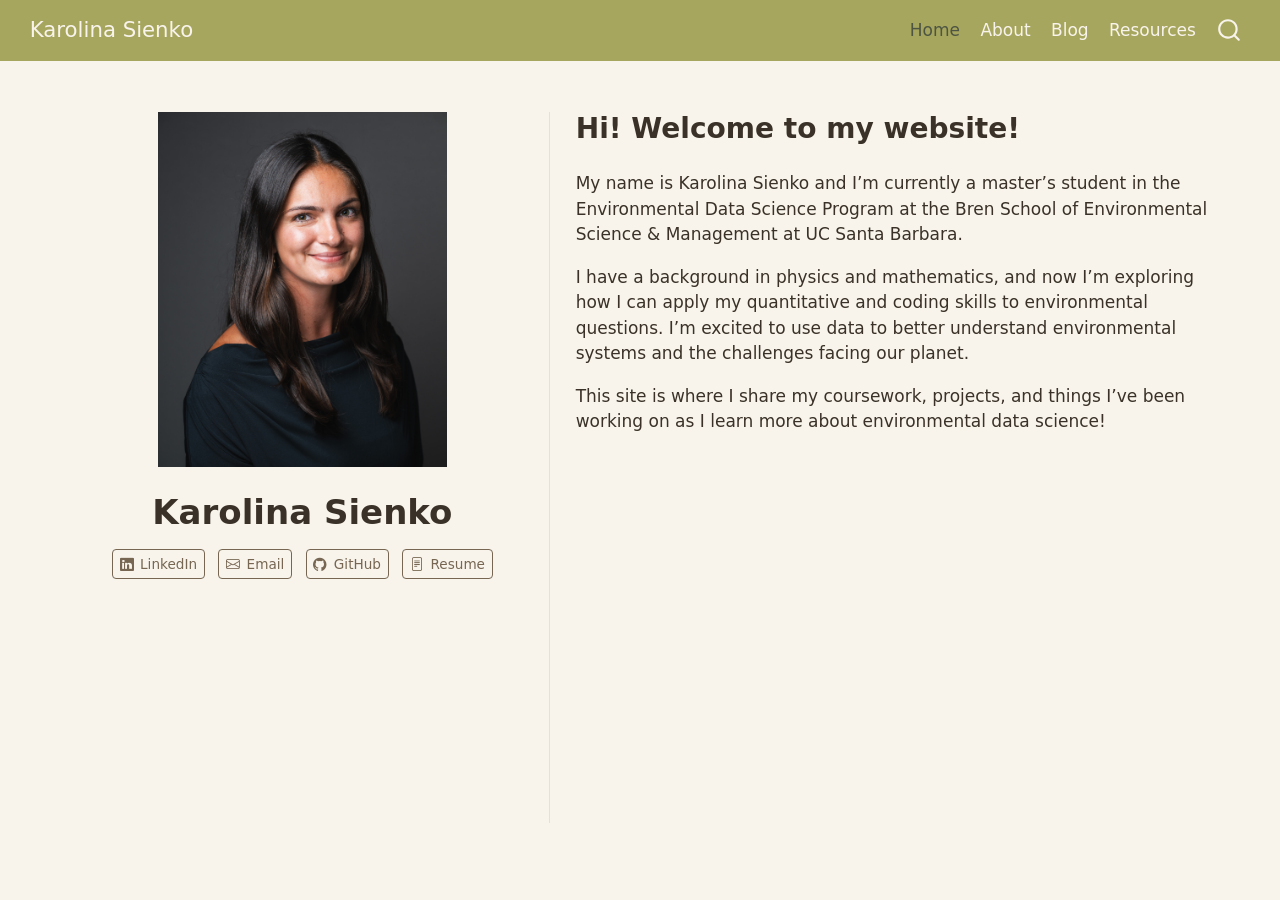
<file: docs/index.html>
<!DOCTYPE html>
<html xmlns="http://www.w3.org/1999/xhtml" lang="en" xml:lang="en"><head>

<meta charset="utf-8">
<meta name="generator" content="quarto-1.10.19">

<meta name="viewport" content="width=device-width, initial-scale=1.0, user-scalable=yes">


<title>Karolina Sienko</title>
<style>
/* Default styles provided by pandoc.
** See https://pandoc.org/MANUAL.html#variables-for-html for config info.
*/
span.smallcaps{font-variant: small-caps;}
div.columns{display: flex; gap: 1.5em;}
div.column{flex: auto;}
@media screen {
div.columns{gap: min(4vw, 1.5em);}
div.column{overflow-x: auto;}
}
div.hanging-indent{margin-left: 1.5em; text-indent: -1.5em;}
ul.task-list{list-style: none;}
ul.task-list li input[type="checkbox"] {
  width: 0.8em;
  margin: 0 0.8em 0.2em -1em; /* quarto-specific, see https://github.com/quarto-dev/quarto-cli/issues/4556 */ 
  vertical-align: middle;
}
</style>


<script src="site_libs/quarto-nav/quarto-nav.js"></script>
<script src="site_libs/quarto-nav/headroom.min.js"></script>
<script src="site_libs/clipboard/clipboard.min.js"></script>
<script src="site_libs/quarto-search/autocomplete.umd.js"></script>
<script src="site_libs/quarto-search/fuse.min.js"></script>
<script src="site_libs/quarto-search/quarto-search.js"></script>
<meta name="quarto:offset" content="./">
<script src="site_libs/quarto-html/quarto.js" type="module"></script>
<script src="site_libs/quarto-html/tabsets/tabsets.js" type="module"></script>
<script src="site_libs/quarto-html/popper.min.js"></script>
<script src="site_libs/quarto-html/tippy.umd.min.js"></script>
<link href="site_libs/quarto-html/tippy.css" rel="stylesheet">
<link href="site_libs/quarto-html/quarto-syntax-highlighting-bf27225e3a48a9273f3daa8f8e829971.css" rel="stylesheet" id="quarto-text-highlighting-styles">
<script src="site_libs/bootstrap/bootstrap.min.js"></script>
<link href="site_libs/bootstrap/bootstrap-icons.css" rel="stylesheet">
<link href="site_libs/bootstrap/bootstrap-2a06abbf2f74c4835d9276cb89cabbed.min.css" rel="stylesheet" append-hash="true" id="quarto-bootstrap" data-mode="light">
<script id="quarto-search-options" type="application/json">{
  "location": "navbar",
  "copy-button": false,
  "collapse-after": 3,
  "panel-placement": "end",
  "type": "overlay",
  "limit": 50,
  "keyboard-shortcut": [
    "f",
    "/",
    "s"
  ],
  "show-item-context": false,
  "language": {
    "search-no-results-text": "No results",
    "search-matching-documents-text": "matching documents",
    "search-copy-link-title": "Copy link to search",
    "search-hide-matches-text": "Hide additional matches",
    "search-more-match-text": "more match in this document",
    "search-more-matches-text": "more matches in this document",
    "search-clear-button-title": "Clear",
    "search-text-placeholder": "",
    "search-detached-cancel-button-title": "Cancel",
    "search-submit-button-title": "Submit",
    "search-label": "Search"
  }
}</script>


<link rel="stylesheet" href="styles.css">
</head>

<body class="nav-fixed quarto-light">

<div id="quarto-search-results"></div>
  <header id="quarto-header" class="headroom fixed-top">
    <nav class="navbar navbar-expand-lg " data-bs-theme="dark">
      <div class="navbar-container container-fluid">
      <div class="navbar-brand-container mx-auto">
    <a class="navbar-brand" href="./index.html">
    <span class="navbar-title">Karolina Sienko</span>
    </a>
  </div>
            <div id="quarto-search" class="" title="Search"></div>
          <button class="navbar-toggler" type="button" data-bs-toggle="collapse" data-bs-target="#navbarCollapse" aria-controls="navbarCollapse" role="menu" aria-expanded="false" aria-label="Toggle navigation" onclick="if (window.quartoToggleHeadroom) { window.quartoToggleHeadroom(); }">
  <span class="navbar-toggler-icon"></span>
</button>
          <div class="collapse navbar-collapse" id="navbarCollapse">
            <ul class="navbar-nav navbar-nav-scroll ms-auto">
  <li class="nav-item">
    <a class="nav-link active" href="./index.html" aria-current="page"> 
<span class="menu-text">Home</span></a>
  </li>  
  <li class="nav-item">
    <a class="nav-link" href="./about.html"> 
<span class="menu-text">About</span></a>
  </li>  
  <li class="nav-item">
    <a class="nav-link" href="./posts.html"> 
<span class="menu-text">Blog</span></a>
  </li>  
  <li class="nav-item">
    <a class="nav-link" href="./resources.html"> 
<span class="menu-text">Resources</span></a>
  </li>  
</ul>
          </div> <!-- /navcollapse -->
            <div class="quarto-navbar-tools">
</div>
      </div> <!-- /container-fluid -->
    </nav>
</header>
<!-- content -->
<div id="quarto-content" class="quarto-container page-columns page-rows-contents page-layout-full page-navbar">
<!-- sidebar -->
<!-- margin-sidebar -->
    
<!-- main -->
<div class="quarto-about-trestles column-page">
  <div class="about-entity">
    <img src="images/website_headhost.jpg" class="about-image
  rectangle " style="width: 17em;">
<header id="title-block-header" class="quarto-title-block default">
<div class="quarto-title">
<h1 class="title">Karolina Sienko</h1>
</div>
<div class="quarto-title-meta column-page">
  </div>
</header>
    <div class="about-links">
  <a href="https://www.linkedin.com/in/karolina-sienko/" class="about-link" rel="" target="_blank">
    <i class="bi bi-linkedin"></i>
     <span class="about-link-text">LinkedIn</span>
  </a>
  <a href="mailto:karolina.e.sienko@gmail.com" class="about-link" rel="" target="">
    <i class="bi bi-envelope"></i>
     <span class="about-link-text">Email</span>
  </a>
  <a href="https://github.com/karolinasienko" class="about-link" rel="" target="_blank">
    <i class="bi bi-github"></i>
     <span class="about-link-text">GitHub</span>
  </a>
  <a href="https://karolinasienko.github.io/files/KarolinaSienko_MEDS_Resume_Sep2026.pdf" class="about-link" rel="" target="_blank">
    <i class="bi bi-file-text"></i>
     <span class="about-link-text">Resume</span>
  </a>
</div>
  </div>
  <div class="about-contents"><main class="content column-page" id="quarto-document-content">
<section id="hi-welcome-to-my-website" class="level2">
<h2 data-anchor-id="hi-welcome-to-my-website">Hi! Welcome to my website!</h2>
<p>My name is Karolina Sienko and I’m currently a master’s student in the Environmental Data Science Program at the Bren School of Environmental Science &amp; Management at UC Santa Barbara.</p>
<p>I have a background in physics and mathematics, and now I’m exploring how I can apply my quantitative and coding skills to environmental questions. I’m excited to use data to better understand environmental systems and the challenges facing our planet.</p>
<p>This site is where I share my coursework, projects, and things I’ve been working on as I learn more about environmental data science!</p>


</section>
</main></div>
</div>
 <!-- /main -->
<script id="quarto-html-after-body" type="application/javascript">
  window.document.addEventListener("DOMContentLoaded", function (event) {
    const isCodeAnnotation = (el) => {
      for (const clz of el.classList) {
        if (clz.startsWith('code-annotation-')) {                     
          return true;
        }
      }
      return false;
    }
    const onCopySuccess = function(e) {
      // button target
      const button = e.trigger;
      // don't keep focus
      button.blur();
      // flash "checked"
      button.classList.add('code-copy-button-checked');
      var currentTitle = button.getAttribute("title");
      button.setAttribute("title", "Copied!");
      let tooltip;
      if (window.bootstrap) {
        button.setAttribute("data-bs-toggle", "tooltip");
        button.setAttribute("data-bs-placement", "left");
        button.setAttribute("data-bs-title", "Copied!");
        tooltip = new bootstrap.Tooltip(button, 
          { trigger: "manual", 
            customClass: "code-copy-button-tooltip",
            offset: [0, -8]});
        tooltip.show();    
      }
      setTimeout(function() {
        if (tooltip) {
          tooltip.hide();
          button.removeAttribute("data-bs-title");
          button.removeAttribute("data-bs-toggle");
          button.removeAttribute("data-bs-placement");
        }
        button.setAttribute("title", currentTitle);
        button.classList.remove('code-copy-button-checked');
      }, 1000);
      // clear code selection
      e.clearSelection();
    }
    const getTextToCopy = function(trigger) {
      const outerScaffold = trigger.parentElement.cloneNode(true);
      const codeEl = outerScaffold.querySelector('code');
      for (const childEl of codeEl.children) {
        if (isCodeAnnotation(childEl)) {
          childEl.remove();
        }
      }
      return codeEl.innerText;
    }
    const clipboard = new window.ClipboardJS('.code-copy-button:not([data-in-quarto-modal])', {
      text: getTextToCopy
    });
    clipboard.on('success', onCopySuccess);
    if (window.document.getElementById('quarto-embedded-source-code-modal')) {
      const clipboardModal = new window.ClipboardJS('.code-copy-button[data-in-quarto-modal]', {
        text: getTextToCopy,
        container: window.document.getElementById('quarto-embedded-source-code-modal')
      });
      clipboardModal.on('success', onCopySuccess);
    }
      var localhostRegex = new RegExp(/^(?:http|https):\/\/localhost\:?[0-9]*\//);
      var mailtoRegex = new RegExp(/^mailto:/);
        var filterRegex = new RegExp("https:\/\/karolinasienko\.github\.io");
      var isInternal = (href) => {
          return filterRegex.test(href) || localhostRegex.test(href) || mailtoRegex.test(href);
      }
      // Inspect non-navigation links and adorn them if external
     var links = window.document.querySelectorAll('a[href]:not(.nav-link):not(.navbar-brand):not(.toc-action):not(.sidebar-link):not(.sidebar-item-toggle):not(.pagination-link):not(.no-external):not([aria-hidden]):not(.dropdown-item):not(.quarto-navigation-tool):not(.about-link)');
      for (var i=0; i<links.length; i++) {
        const link = links[i];
        if (!isInternal(link.href)) {
          // undo the damage that might have been done by quarto-nav.js in the case of
          // links that we want to consider external
          if (link.dataset.originalHref !== undefined) {
            link.href = link.dataset.originalHref;
          }
        }
      }
    function tippyHover(el, contentFn, onTriggerFn, onUntriggerFn) {
      const config = {
        allowHTML: true,
        maxWidth: 500,
        delay: 100,
        arrow: false,
        appendTo: function(el) {
            return el.parentElement;
        },
        interactive: true,
        interactiveBorder: 10,
        theme: 'quarto',
        placement: 'bottom-start',
      };
      if (contentFn) {
        config.content = contentFn;
      }
      if (onTriggerFn) {
        config.onTrigger = onTriggerFn;
      }
      if (onUntriggerFn) {
        config.onUntrigger = onUntriggerFn;
      }
      window.tippy(el, config); 
    }
    const noterefs = window.document.querySelectorAll('a[role="doc-noteref"]');
    for (var i=0; i<noterefs.length; i++) {
      const ref = noterefs[i];
      tippyHover(ref, function() {
        // use id or data attribute instead here
        let href = ref.getAttribute('data-footnote-href') || ref.getAttribute('href');
        try { href = new URL(href).hash; } catch {}
        const id = href.replace(/^#\/?/, "");
        const note = window.document.getElementById(id);
        if (note) {
          return note.innerHTML;
        } else {
          return "";
        }
      });
    }
    const xrefs = window.document.querySelectorAll('a.quarto-xref');
    const processXRef = (id, note) => {
      // Strip column container classes
      const stripColumnClz = (el) => {
        el.classList.remove("page-full", "page-columns");
        if (el.children) {
          for (const child of el.children) {
            stripColumnClz(child);
          }
        }
      }
      stripColumnClz(note)
      if (id === null || id.startsWith('sec-')) {
        // Special case sections, only their first couple elements
        const container = document.createElement("div");
        if (note.children && note.children.length > 2) {
          container.appendChild(note.children[0].cloneNode(true));
          for (let i = 1; i < note.children.length; i++) {
            const child = note.children[i];
            if (child.tagName === "P" && child.innerText === "") {
              continue;
            } else {
              container.appendChild(child.cloneNode(true));
              break;
            }
          }
          if (window.Quarto?.typesetMath) {
            window.Quarto.typesetMath(container);
          }
          return container.innerHTML
        } else {
          if (window.Quarto?.typesetMath) {
            window.Quarto.typesetMath(note);
          }
          return note.innerHTML;
        }
      } else {
        // Remove any anchor links if they are present
        const anchorLink = note.querySelector('a.anchorjs-link');
        if (anchorLink) {
          anchorLink.remove();
        }
        if (window.Quarto?.typesetMath) {
          window.Quarto.typesetMath(note);
        }
        if (note.classList.contains("callout")) {
          return note.outerHTML;
        } else {
          return note.innerHTML;
        }
      }
    }
    for (var i=0; i<xrefs.length; i++) {
      const xref = xrefs[i];
      tippyHover(xref, undefined, function(instance) {
        instance.disable();
        let url = xref.getAttribute('href');
        let hash = undefined; 
        if (url.startsWith('#')) {
          hash = url;
        } else {
          try { hash = new URL(url).hash; } catch {}
        }
        if (hash) {
          const id = hash.replace(/^#\/?/, "");
          const note = window.document.getElementById(id);
          if (note !== null) {
            try {
              const html = processXRef(id, note.cloneNode(true));
              instance.setContent(html);
            } finally {
              instance.enable();
              instance.show();
            }
          } else {
            // See if we can fetch this
            fetch(url.split('#')[0])
            .then(res => res.text())
            .then(html => {
              const parser = new DOMParser();
              const htmlDoc = parser.parseFromString(html, "text/html");
              const note = htmlDoc.getElementById(id);
              if (note !== null) {
                const html = processXRef(id, note);
                instance.setContent(html);
              } 
            }).finally(() => {
              instance.enable();
              instance.show();
            });
          }
        } else {
          // See if we can fetch a full url (with no hash to target)
          // This is a special case and we should probably do some content thinning / targeting
          fetch(url)
          .then(res => res.text())
          .then(html => {
            const parser = new DOMParser();
            const htmlDoc = parser.parseFromString(html, "text/html");
            const note = htmlDoc.querySelector('main.content');
            if (note !== null) {
              // This should only happen for chapter cross references
              // (since there is no id in the URL)
              // remove the first header
              if (note.children.length > 0 && note.children[0].tagName === "HEADER") {
                note.children[0].remove();
              }
              const html = processXRef(null, note);
              instance.setContent(html);
            } 
          }).finally(() => {
            instance.enable();
            instance.show();
          });
        }
      }, function(instance) {
      });
    }
        let selectedAnnoteEl;
        const selectorForAnnotation = ( cell, annotation) => {
          let cellAttr = 'data-code-cell="' + cell + '"';
          let lineAttr = 'data-code-annotation="' +  annotation + '"';
          const selector = 'span[' + cellAttr + '][' + lineAttr + ']';
          return selector;
        }
        const selectCodeLines = (annoteEl) => {
          const doc = window.document;
          const targetCell = annoteEl.getAttribute("data-target-cell");
          const targetAnnotation = annoteEl.getAttribute("data-target-annotation");
          const annoteSpan = window.document.querySelector(selectorForAnnotation(targetCell, targetAnnotation));
          const lines = annoteSpan.getAttribute("data-code-lines").split(",");
          const lineIds = lines.map((line) => {
            return targetCell + "-" + line;
          })
          let top = null;
          let height = null;
          let parent = null;
          if (lineIds.length > 0) {
              //compute the position of the single el (top and bottom and make a div)
              const el = window.document.getElementById(lineIds[0]);
              top = el.offsetTop;
              height = el.offsetHeight;
              parent = el.parentElement.parentElement;
            if (lineIds.length > 1) {
              const lastEl = window.document.getElementById(lineIds[lineIds.length - 1]);
              const bottom = lastEl.offsetTop + lastEl.offsetHeight;
              height = bottom - top;
            }
            if (top !== null && height !== null && parent !== null) {
              // cook up a div (if necessary) and position it 
              let div = window.document.getElementById("code-annotation-line-highlight");
              if (div === null) {
                div = window.document.createElement("div");
                div.setAttribute("id", "code-annotation-line-highlight");
                div.style.position = 'absolute';
                parent.appendChild(div);
              }
              div.style.top = top - 2 + "px";
              div.style.height = height + 4 + "px";
              div.style.left = 0;
              let gutterDiv = window.document.getElementById("code-annotation-line-highlight-gutter");
              if (gutterDiv === null) {
                gutterDiv = window.document.createElement("div");
                gutterDiv.setAttribute("id", "code-annotation-line-highlight-gutter");
                gutterDiv.style.position = 'absolute';
                const codeCell = window.document.getElementById(targetCell);
                const gutter = codeCell.querySelector('.code-annotation-gutter');
                gutter.appendChild(gutterDiv);
              }
              gutterDiv.style.top = top - 2 + "px";
              gutterDiv.style.height = height + 4 + "px";
            }
            selectedAnnoteEl = annoteEl;
          }
        };
        const unselectCodeLines = () => {
          const elementsIds = ["code-annotation-line-highlight", "code-annotation-line-highlight-gutter"];
          elementsIds.forEach((elId) => {
            const div = window.document.getElementById(elId);
            if (div) {
              div.remove();
            }
          });
          selectedAnnoteEl = undefined;
        };
          // Handle positioning of the toggle
      window.addEventListener(
        "resize",
        throttle(() => {
          elRect = undefined;
          if (selectedAnnoteEl) {
            selectCodeLines(selectedAnnoteEl);
          }
        }, 10)
      );
      function throttle(fn, ms) {
      let throttle = false;
      let timer;
        return (...args) => {
          if(!throttle) { // first call gets through
              fn.apply(this, args);
              throttle = true;
          } else { // all the others get throttled
              if(timer) clearTimeout(timer); // cancel #2
              timer = setTimeout(() => {
                fn.apply(this, args);
                timer = throttle = false;
              }, ms);
          }
        };
      }
        // Attach click handler to the DT
        const annoteDls = window.document.querySelectorAll('dt[data-target-cell]');
        for (const annoteDlNode of annoteDls) {
          annoteDlNode.addEventListener('click', (event) => {
            const clickedEl = event.target;
            if (clickedEl !== selectedAnnoteEl) {
              unselectCodeLines();
              const activeEl = window.document.querySelector('dt[data-target-cell].code-annotation-active');
              if (activeEl) {
                activeEl.classList.remove('code-annotation-active');
              }
              selectCodeLines(clickedEl);
              clickedEl.classList.add('code-annotation-active');
            } else {
              // Unselect the line
              unselectCodeLines();
              clickedEl.classList.remove('code-annotation-active');
            }
          });
        }
    const findCites = (el) => {
      const parentEl = el.parentElement;
      if (parentEl) {
        const cites = parentEl.dataset.cites;
        if (cites) {
          return {
            el,
            cites: cites.split(' ')
          };
        } else {
          return findCites(el.parentElement)
        }
      } else {
        return undefined;
      }
    };
    var bibliorefs = window.document.querySelectorAll('a[role="doc-biblioref"]');
    for (var i=0; i<bibliorefs.length; i++) {
      const ref = bibliorefs[i];
      const citeInfo = findCites(ref);
      if (citeInfo) {
        tippyHover(citeInfo.el, function() {
          var popup = window.document.createElement('div');
          citeInfo.cites.forEach(function(cite) {
            var citeDiv = window.document.createElement('div');
            citeDiv.classList.add('hanging-indent');
            citeDiv.classList.add('csl-entry');
            var biblioDiv = window.document.getElementById('ref-' + cite);
            if (biblioDiv) {
              citeDiv.innerHTML = biblioDiv.innerHTML;
            }
            popup.appendChild(citeDiv);
          });
          return popup.innerHTML;
        });
      }
    }
  });
  </script>
</div> <!-- /content -->




</body></html>
</file>
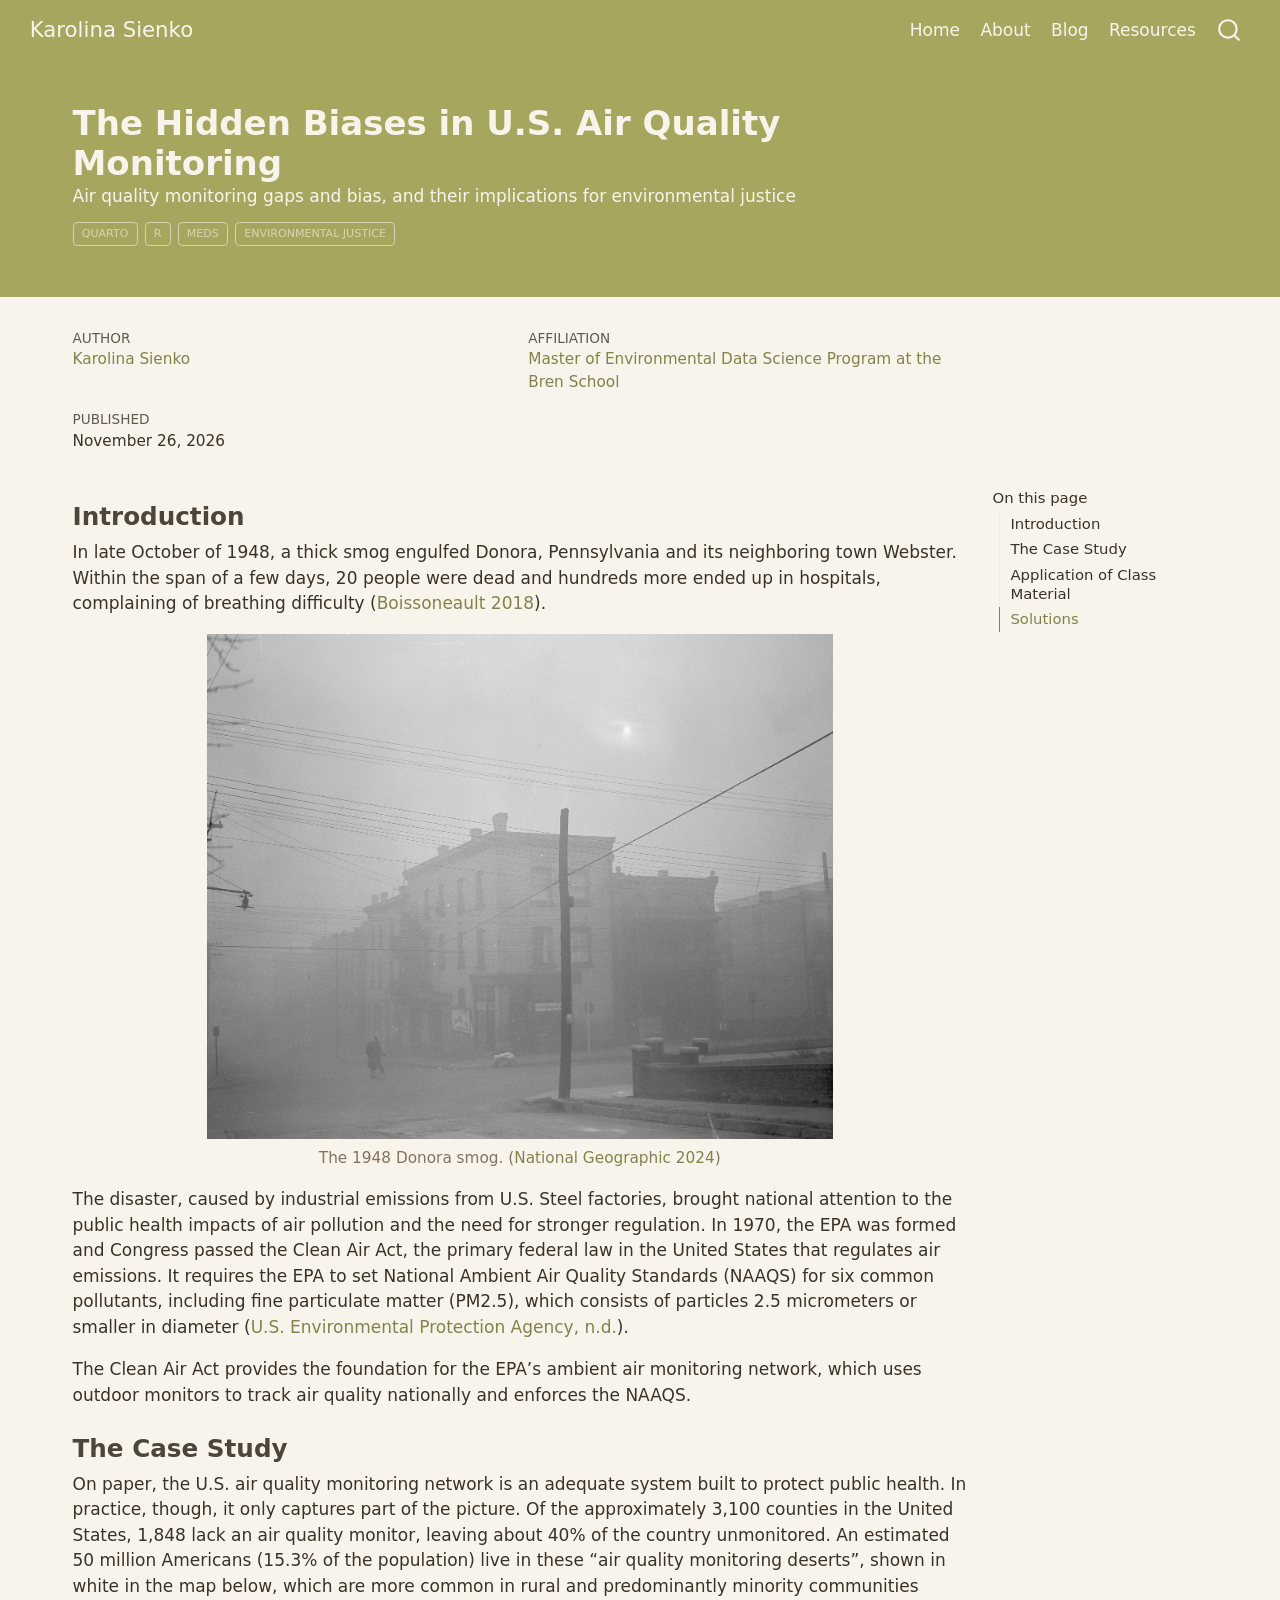
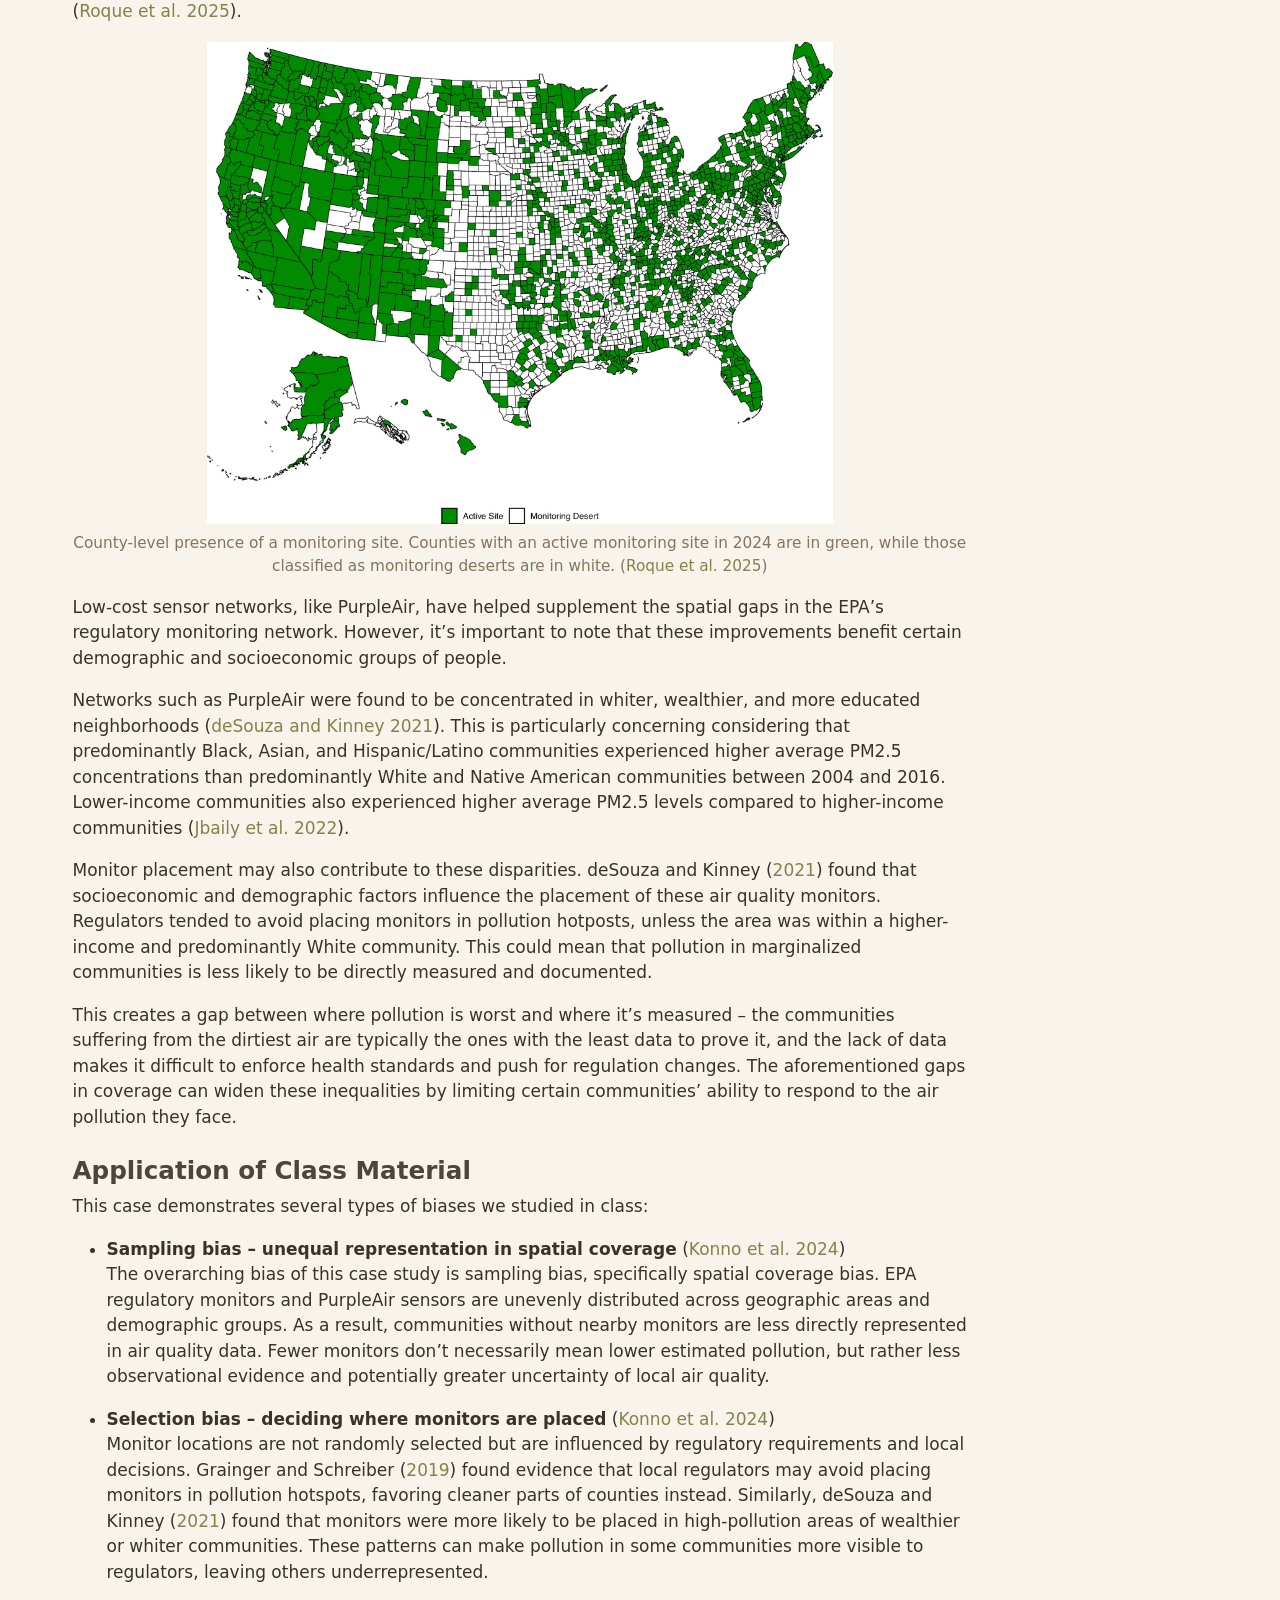
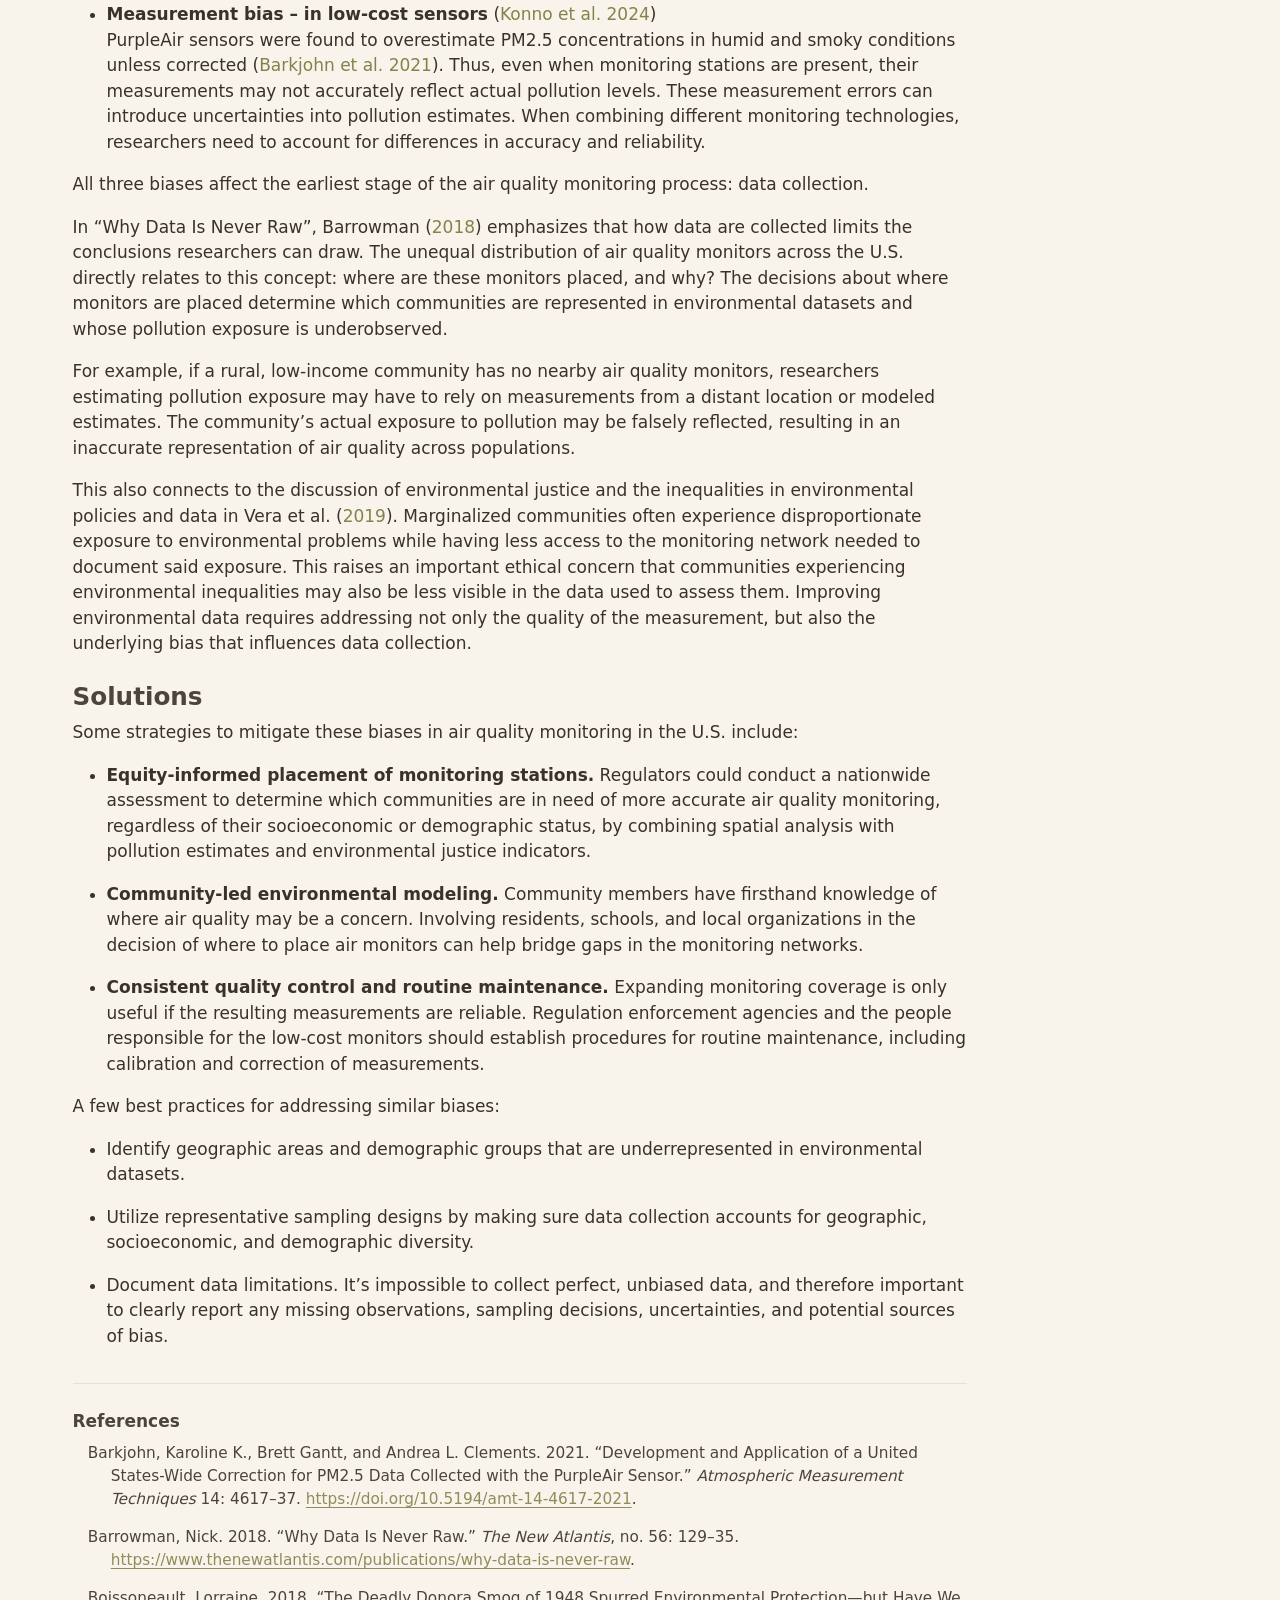
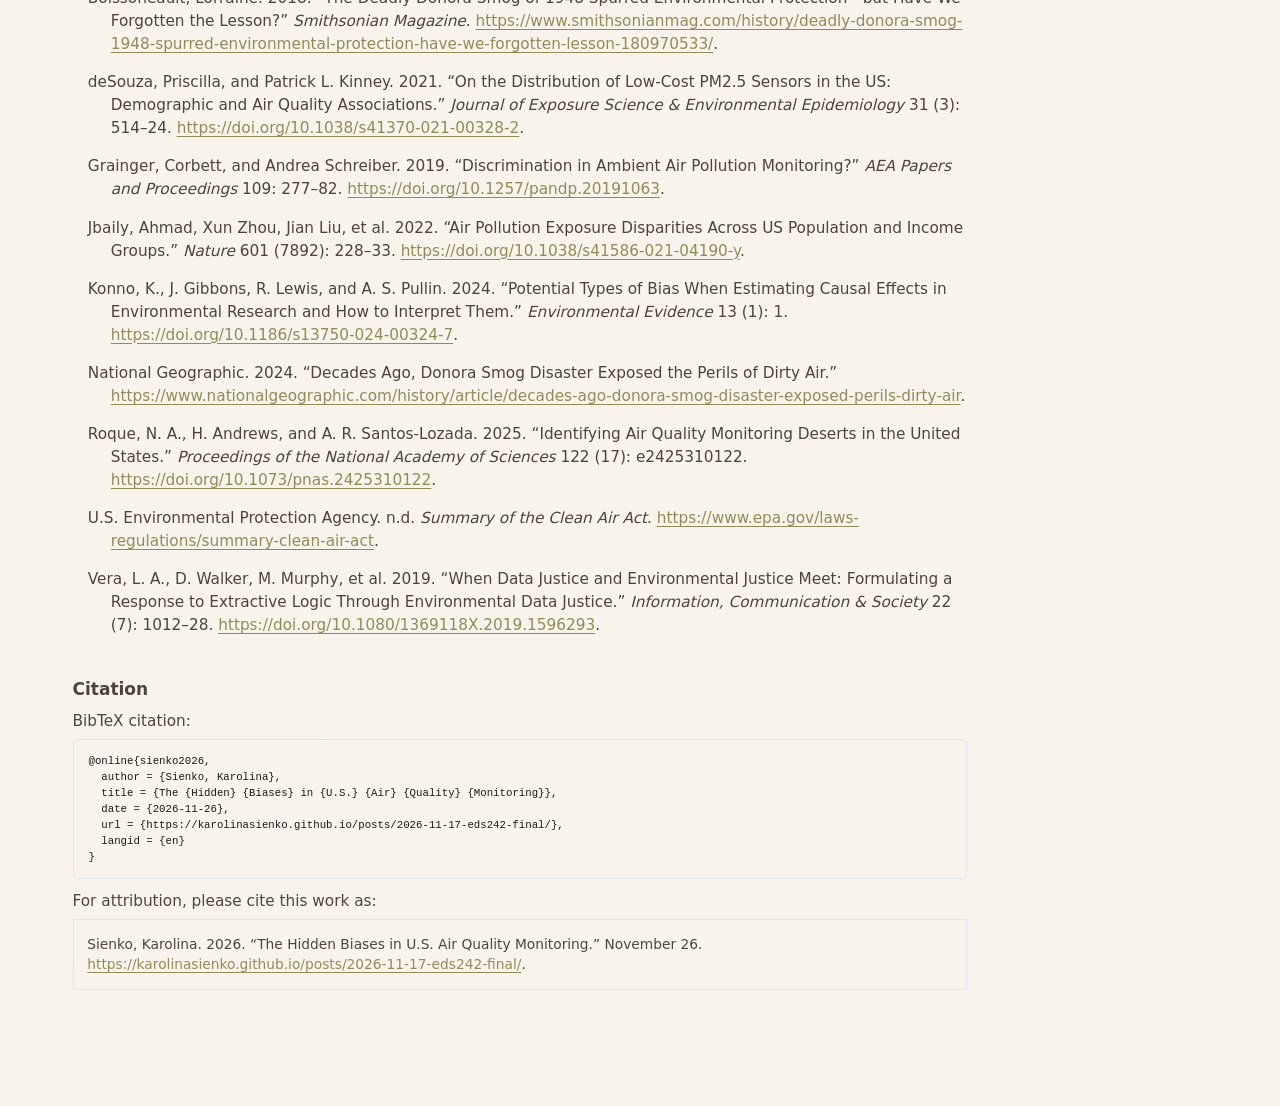
<file: docs/posts/eds242-final/index.html>
<!DOCTYPE html>
<html xmlns="http://www.w3.org/1999/xhtml" lang="en" xml:lang="en"><head>

<meta charset="utf-8">
<meta name="generator" content="quarto-1.10.19">

<meta name="viewport" content="width=device-width, initial-scale=1.0, user-scalable=yes">

<meta name="author" content="Karolina Sienko">
<meta name="dcterms.date" content="2026-11-26">
<meta name="description" content="Air quality monitoring gaps and bias, and their implications for environmental justice">

<title>The Hidden Biases in U.S. Air Quality Monitoring – Karolina Sienko</title>
<style>
/* Default styles provided by pandoc.
** See https://pandoc.org/MANUAL.html#variables-for-html for config info.
*/
span.smallcaps{font-variant: small-caps;}
div.columns{display: flex; gap: 1.5em;}
div.column{flex: auto;}
@media screen {
div.columns{gap: min(4vw, 1.5em);}
div.column{overflow-x: auto;}
}
div.hanging-indent{margin-left: 1.5em; text-indent: -1.5em;}
ul.task-list{list-style: none;}
ul.task-list li input[type="checkbox"] {
  width: 0.8em;
  margin: 0 0.8em 0.2em -1em; /* quarto-specific, see https://github.com/quarto-dev/quarto-cli/issues/4556 */ 
  vertical-align: middle;
}
/* CSS for citations */
div.csl-bib-body { }
div.csl-entry {
  clear: both;
}
.hanging-indent div.csl-entry {
  margin-left:2em;
  text-indent:-2em;
}
div.csl-left-margin {
  min-width:2em;
  float:left;
}
div.csl-right-inline {
  margin-left:2em;
  padding-left:1em;
}
div.csl-indent {
  margin-left: 2em;
}</style>


<script src="../../site_libs/quarto-nav/quarto-nav.js"></script>
<script src="../../site_libs/quarto-nav/headroom.min.js"></script>
<script src="../../site_libs/clipboard/clipboard.min.js"></script>
<script src="../../site_libs/quarto-search/autocomplete.umd.js"></script>
<script src="../../site_libs/quarto-search/fuse.min.js"></script>
<script src="../../site_libs/quarto-search/quarto-search.js"></script>
<meta name="quarto:offset" content="../../">
<script src="../../site_libs/quarto-html/quarto.js" type="module"></script>
<script src="../../site_libs/quarto-html/tabsets/tabsets.js" type="module"></script>
<script src="../../site_libs/quarto-html/popper.min.js"></script>
<script src="../../site_libs/quarto-html/tippy.umd.min.js"></script>
<script src="../../site_libs/quarto-html/anchor.min.js"></script>
<link href="../../site_libs/quarto-html/tippy.css" rel="stylesheet">
<link href="../../site_libs/quarto-html/quarto-syntax-highlighting-bf27225e3a48a9273f3daa8f8e829971.css" rel="stylesheet" id="quarto-text-highlighting-styles">
<script src="../../site_libs/bootstrap/bootstrap.min.js"></script>
<link href="../../site_libs/bootstrap/bootstrap-icons.css" rel="stylesheet">
<link href="../../site_libs/bootstrap/bootstrap-2a06abbf2f74c4835d9276cb89cabbed.min.css" rel="stylesheet" append-hash="true" id="quarto-bootstrap" data-mode="light">
<script id="quarto-search-options" type="application/json">{
  "location": "navbar",
  "copy-button": false,
  "collapse-after": 3,
  "panel-placement": "end",
  "type": "overlay",
  "limit": 50,
  "keyboard-shortcut": [
    "f",
    "/",
    "s"
  ],
  "show-item-context": false,
  "language": {
    "search-no-results-text": "No results",
    "search-matching-documents-text": "matching documents",
    "search-copy-link-title": "Copy link to search",
    "search-hide-matches-text": "Hide additional matches",
    "search-more-match-text": "more match in this document",
    "search-more-matches-text": "more matches in this document",
    "search-clear-button-title": "Clear",
    "search-text-placeholder": "",
    "search-detached-cancel-button-title": "Cancel",
    "search-submit-button-title": "Submit",
    "search-label": "Search"
  }
}</script>


<link rel="stylesheet" href="../../styles.css">
</head>

<body class="nav-fixed quarto-light">

<div id="quarto-search-results"></div>
  <header id="quarto-header" class="headroom fixed-top quarto-banner">
    <nav class="navbar navbar-expand-lg " data-bs-theme="dark">
      <div class="navbar-container container-fluid">
      <div class="navbar-brand-container mx-auto">
    <a class="navbar-brand" href="../../index.html">
    <span class="navbar-title">Karolina Sienko</span>
    </a>
  </div>
            <div id="quarto-search" class="" title="Search"></div>
          <button class="navbar-toggler" type="button" data-bs-toggle="collapse" data-bs-target="#navbarCollapse" aria-controls="navbarCollapse" role="menu" aria-expanded="false" aria-label="Toggle navigation" onclick="if (window.quartoToggleHeadroom) { window.quartoToggleHeadroom(); }">
  <span class="navbar-toggler-icon"></span>
</button>
          <div class="collapse navbar-collapse" id="navbarCollapse">
            <ul class="navbar-nav navbar-nav-scroll ms-auto">
  <li class="nav-item">
    <a class="nav-link" href="../../index.html"> 
<span class="menu-text">Home</span></a>
  </li>  
  <li class="nav-item">
    <a class="nav-link" href="../../about.html"> 
<span class="menu-text">About</span></a>
  </li>  
  <li class="nav-item">
    <a class="nav-link" href="../../posts.html"> 
<span class="menu-text">Blog</span></a>
  </li>  
  <li class="nav-item">
    <a class="nav-link" href="../../resources.html"> 
<span class="menu-text">Resources</span></a>
  </li>  
</ul>
          </div> <!-- /navcollapse -->
            <div class="quarto-navbar-tools">
</div>
      </div> <!-- /container-fluid -->
    </nav>
</header>
<!-- content -->
<header id="title-block-header" class="quarto-title-block default page-columns page-full">
  <div class="quarto-title-banner page-columns page-full">
    <div class="quarto-title column-page-left">
      <h1 class="title">The Hidden Biases in U.S. Air Quality Monitoring</h1>
                  <div>
        <div class="description">
          Air quality monitoring gaps and bias, and their implications for environmental justice
        </div>
      </div>
                          <div class="quarto-categories">
                <div class="quarto-category">Quarto</div>
                <div class="quarto-category">R</div>
                <div class="quarto-category">MEDS</div>
                <div class="quarto-category">Environmental Justice</div>
              </div>
                  </div>
  </div>
    
  <div class="quarto-title-meta-author column-page-left">
    <div class="quarto-title-meta-heading">Author</div>
    <div class="quarto-title-meta-heading">Affiliation</div>
    
      <div class="quarto-title-meta-contents">
      <p class="author"><a href="https://karolinasienko.github.io">Karolina Sienko</a> </p>
    </div>
    <div class="quarto-title-meta-contents">
          <p class="affiliation">
              <a href="https://bren.ucsb.edu/masters-programs/master-environmental-data-science">
              Master of Environmental Data Science Program at the Bren School
              </a>
            </p>
        </div>
    </div>

  <div class="quarto-title-meta column-page-left">

        
      <div>
      <div class="quarto-title-meta-heading">Published</div>
      <div class="quarto-title-meta-contents">
        <p class="date">November 26, 2026</p>
      </div>
    </div>
    
      
    </div>
    
  
  </header><div id="quarto-content" class="quarto-container page-columns page-rows-contents page-layout-full page-navbar">
<!-- sidebar -->
<!-- margin-sidebar -->
    <div id="quarto-margin-sidebar" class="sidebar margin-sidebar">
        <nav id="TOC" role="doc-toc" class="toc-active">
    <h2 id="toc-title">On this page</h2>
   
  <ul>
  <li><a href="#introduction" id="toc-introduction" class="nav-link active" data-scroll-target="#introduction">Introduction</a></li>
  <li><a href="#the-case-study" id="toc-the-case-study" class="nav-link" data-scroll-target="#the-case-study">The Case Study</a></li>
  <li><a href="#application-of-class-material" id="toc-application-of-class-material" class="nav-link" data-scroll-target="#application-of-class-material">Application of Class Material</a></li>
  <li><a href="#solutions" id="toc-solutions" class="nav-link" data-scroll-target="#solutions">Solutions</a></li>
  </ul>
</nav>
    </div>
<!-- main -->
<main class="content quarto-banner-title-block column-page-left" id="quarto-document-content">





<section id="introduction" class="level3">
<h3 class="anchored" data-anchor-id="introduction">Introduction</h3>
<p>In late October of 1948, a thick smog engulfed Donora, Pennsylvania and its neighboring town Webster. Within the span of a few days, 20 people were dead and hundreds more ended up in hospitals, complaining of breathing difficulty <span class="citation" data-cites="boissoneault2018">(<a href="#ref-boissoneault2018" role="doc-biblioref">Boissoneault 2018</a>)</span>.</p>
<div class="quarto-figure quarto-figure-center">
<figure class="figure">
<p><img src="../../images/donora-smog.avif" class="img-fluid figure-img" style="width:70.0%" alt="Photo of Donora smog"></p>
<figcaption>The 1948 Donora smog. <span class="citation" data-cites="natgeo2024donora">(<a href="#ref-natgeo2024donora" role="doc-biblioref">National Geographic 2024</a>)</span></figcaption>
</figure>
</div>
<p>The disaster, caused by industrial emissions from U.S. Steel factories, brought national attention to the public health impacts of air pollution and the need for stronger regulation. In 1970, the EPA was formed and Congress passed the Clean Air Act, the primary federal law in the United States that regulates air emissions. It requires the EPA to set National Ambient Air Quality Standards (NAAQS) for six common pollutants, including fine particulate matter (PM2.5), which consists of particles 2.5 micrometers or smaller in diameter <span class="citation" data-cites="epa_cleanairact">(<a href="#ref-epa_cleanairact" role="doc-biblioref">U.S. Environmental Protection Agency, n.d.</a>)</span>.</p>
<p>The Clean Air Act provides the foundation for the EPA’s ambient air monitoring network, which uses outdoor monitors to track air quality nationally and enforces the NAAQS.</p>
</section>
<section id="the-case-study" class="level3">
<h3 class="anchored" data-anchor-id="the-case-study">The Case Study</h3>
<p>On paper, the U.S. air quality monitoring network is an adequate system built to protect public health. In practice, though, it only captures part of the picture. Of the approximately 3,100 counties in the United States, 1,848 lack an air quality monitor, leaving about 40% of the country unmonitored. An estimated 50 million Americans (15.3% of the population) live in these “air quality monitoring deserts”, shown in white in the map below, which are more common in rural and predominantly minority communities <span class="citation" data-cites="roque2025">(<a href="#ref-roque2025" role="doc-biblioref">Roque et al. 2025</a>)</span>.</p>
<div class="quarto-figure quarto-figure-center">
<figure class="figure">
<p><img src="../../images/monitoring_desert_map.jpg" class="img-fluid figure-img" style="width:70.0%" alt="Map of air quality monitoring deserts across the United States"></p>
<figcaption>County-level presence of a monitoring site. Counties with an active monitoring site in 2024 are in green, while those classified as monitoring deserts are in white. <span class="citation" data-cites="roque2025">(<a href="#ref-roque2025" role="doc-biblioref">Roque et al. 2025</a>)</span></figcaption>
</figure>
</div>
<p>Low-cost sensor networks, like PurpleAir, have helped supplement the spatial gaps in the EPA’s regulatory monitoring network. However, it’s important to note that these improvements benefit certain demographic and socioeconomic groups of people.</p>
<p>Networks such as PurpleAir were found to be concentrated in whiter, wealthier, and more educated neighborhoods <span class="citation" data-cites="desouza2021">(<a href="#ref-desouza2021" role="doc-biblioref"><span class="nocase">deSouza and Kinney</span> 2021</a>)</span>. This is particularly concerning considering that predominantly Black, Asian, and Hispanic/Latino communities experienced higher average PM2.5 concentrations than predominantly White and Native American communities between 2004 and 2016. Lower-income communities also experienced higher average PM2.5 levels compared to higher-income communities <span class="citation" data-cites="jbaily2022">(<a href="#ref-jbaily2022" role="doc-biblioref">Jbaily et al. 2022</a>)</span>.</p>
<p>Monitor placement may also contribute to these disparities. <span class="citation" data-cites="desouza2021"><span class="nocase">deSouza and Kinney</span> (<a href="#ref-desouza2021" role="doc-biblioref">2021</a>)</span> found that socioeconomic and demographic factors influence the placement of these air quality monitors. Regulators tended to avoid placing monitors in pollution hotposts, unless the area was within a higher-income and predominantly White community. This could mean that pollution in marginalized communities is less likely to be directly measured and documented.</p>
<p>This creates a gap between where pollution is worst and where it’s measured – the communities suffering from the dirtiest air are typically the ones with the least data to prove it, and the lack of data makes it difficult to enforce health standards and push for regulation changes. The aforementioned gaps in coverage can widen these inequalities by limiting certain communities’ ability to respond to the air pollution they face.</p>
</section>
<section id="application-of-class-material" class="level3">
<h3 class="anchored" data-anchor-id="application-of-class-material">Application of Class Material</h3>
<p>This case demonstrates several types of biases we studied in class:</p>
<ul>
<li><p><strong>Sampling bias – unequal representation in spatial coverage</strong> <span class="citation" data-cites="konno2024">(<a href="#ref-konno2024" role="doc-biblioref">Konno et al. 2024</a>)</span><br>
The overarching bias of this case study is sampling bias, specifically spatial coverage bias. EPA regulatory monitors and PurpleAir sensors are unevenly distributed across geographic areas and demographic groups. As a result, communities without nearby monitors are less directly represented in air quality data. Fewer monitors don’t necessarily mean lower estimated pollution, but rather less observational evidence and potentially greater uncertainty of local air quality.</p></li>
<li><p><strong>Selection bias – deciding where monitors are placed</strong> <span class="citation" data-cites="konno2024">(<a href="#ref-konno2024" role="doc-biblioref">Konno et al. 2024</a>)</span><br>
Monitor locations are not randomly selected but are influenced by regulatory requirements and local decisions. <span class="citation" data-cites="grainger2019">Grainger and Schreiber (<a href="#ref-grainger2019" role="doc-biblioref">2019</a>)</span> found evidence that local regulators may avoid placing monitors in pollution hotspots, favoring cleaner parts of counties instead. Similarly, <span class="citation" data-cites="desouza2021"><span class="nocase">deSouza and Kinney</span> (<a href="#ref-desouza2021" role="doc-biblioref">2021</a>)</span> found that monitors were more likely to be placed in high-pollution areas of wealthier or whiter communities. These patterns can make pollution in some communities more visible to regulators, leaving others underrepresented.</p></li>
<li><p><strong>Measurement bias – in low-cost sensors</strong> <span class="citation" data-cites="konno2024">(<a href="#ref-konno2024" role="doc-biblioref">Konno et al. 2024</a>)</span><br>
PurpleAir sensors were found to overestimate PM2.5 concentrations in humid and smoky conditions unless corrected <span class="citation" data-cites="barkjohn2021">(<a href="#ref-barkjohn2021" role="doc-biblioref">Barkjohn et al. 2021</a>)</span>. Thus, even when monitoring stations are present, their measurements may not accurately reflect actual pollution levels. These measurement errors can introduce uncertainties into pollution estimates. When combining different monitoring technologies, researchers need to account for differences in accuracy and reliability.</p></li>
</ul>
<p>All three biases affect the earliest stage of the air quality monitoring process: data collection.</p>
<p>In “Why Data Is Never Raw”, <span class="citation" data-cites="barrowman2018">Barrowman (<a href="#ref-barrowman2018" role="doc-biblioref">2018</a>)</span> emphasizes that how data are collected limits the conclusions researchers can draw. The unequal distribution of air quality monitors across the U.S. directly relates to this concept: where are these monitors placed, and why? The decisions about where monitors are placed determine which communities are represented in environmental datasets and whose pollution exposure is underobserved.</p>
<p>For example, if a rural, low-income community has no nearby air quality monitors, researchers estimating pollution exposure may have to rely on measurements from a distant location or modeled estimates. The community’s actual exposure to pollution may be falsely reflected, resulting in an inaccurate representation of air quality across populations.</p>
<p>This also connects to the discussion of environmental justice and the inequalities in environmental policies and data in <span class="citation" data-cites="vera2019">Vera et al. (<a href="#ref-vera2019" role="doc-biblioref">2019</a>)</span>. Marginalized communities often experience disproportionate exposure to environmental problems while having less access to the monitoring network needed to document said exposure. This raises an important ethical concern that communities experiencing environmental inequalities may also be less visible in the data used to assess them. Improving environmental data requires addressing not only the quality of the measurement, but also the underlying bias that influences data collection.</p>
</section>
<section id="solutions" class="level3">
<h3 class="anchored" data-anchor-id="solutions">Solutions</h3>
<p>Some strategies to mitigate these biases in air quality monitoring in the U.S. include:</p>
<ul>
<li><p><strong>Equity-informed placement of monitoring stations.</strong> Regulators could conduct a nationwide assessment to determine which communities are in need of more accurate air quality monitoring, regardless of their socioeconomic or demographic status, by combining spatial analysis with pollution estimates and environmental justice indicators.</p></li>
<li><p><strong>Community-led environmental modeling.</strong> Community members have firsthand knowledge of where air quality may be a concern. Involving residents, schools, and local organizations in the decision of where to place air monitors can help bridge gaps in the monitoring networks.</p></li>
<li><p><strong>Consistent quality control and routine maintenance.</strong> Expanding monitoring coverage is only useful if the resulting measurements are reliable. Regulation enforcement agencies and the people responsible for the low-cost monitors should establish procedures for routine maintenance, including calibration and correction of measurements.</p></li>
</ul>
<p>A few best practices for addressing similar biases:</p>
<ul>
<li><p>Identify geographic areas and demographic groups that are underrepresented in environmental datasets.</p></li>
<li><p>Utilize representative sampling designs by making sure data collection accounts for geographic, socioeconomic, and demographic diversity.</p></li>
<li><p>Document data limitations. It’s impossible to collect perfect, unbiased data, and therefore important to clearly report any missing observations, sampling decisions, uncertainties, and potential sources of bias.</p></li>
</ul>



</section>

<div id="quarto-appendix" class="default"><section class="quarto-appendix-contents" role="doc-bibliography" id="quarto-bibliography"><h2 class="anchored quarto-appendix-heading">References</h2><div id="refs" class="references csl-bib-body hanging-indent" role="list">
<div id="ref-barkjohn2021" class="csl-entry" role="listitem">
Barkjohn, Karoline K., Brett Gantt, and Andrea L. Clements. 2021. <span>“Development and Application of a United States-Wide Correction for <span>PM2.5</span> Data Collected with the <span>PurpleAir</span> Sensor.”</span> <em>Atmospheric Measurement Techniques</em> 14: 4617–37. <a href="https://doi.org/10.5194/amt-14-4617-2021">https://doi.org/10.5194/amt-14-4617-2021</a>.
</div>
<div id="ref-barrowman2018" class="csl-entry" role="listitem">
Barrowman, Nick. 2018. <span>“Why Data Is Never Raw.”</span> <em>The New Atlantis</em>, no. 56: 129–35. <a href="https://www.thenewatlantis.com/publications/why-data-is-never-raw">https://www.thenewatlantis.com/publications/why-data-is-never-raw</a>.
</div>
<div id="ref-boissoneault2018" class="csl-entry" role="listitem">
Boissoneault, Lorraine. 2018. <span>“The Deadly <span>Donora</span> Smog of 1948 Spurred Environmental Protection—but Have We Forgotten the Lesson?”</span> <em>Smithsonian Magazine</em>. <a href="https://www.smithsonianmag.com/history/deadly-donora-smog-1948-spurred-environmental-protection-have-we-forgotten-lesson-180970533/">https://www.smithsonianmag.com/history/deadly-donora-smog-1948-spurred-environmental-protection-have-we-forgotten-lesson-180970533/</a>.
</div>
<div id="ref-desouza2021" class="csl-entry" role="listitem">
<span class="nocase">deSouza, Priscilla, and Patrick L. Kinney</span>. 2021. <span>“On the Distribution of Low-Cost <span>PM2.5</span> Sensors in the <span>US</span>: Demographic and Air Quality Associations.”</span> <em>Journal of Exposure Science &amp; Environmental Epidemiology</em> 31 (3): 514–24. <a href="https://doi.org/10.1038/s41370-021-00328-2">https://doi.org/10.1038/s41370-021-00328-2</a>.
</div>
<div id="ref-grainger2019" class="csl-entry" role="listitem">
Grainger, Corbett, and Andrea Schreiber. 2019. <span>“Discrimination in Ambient Air Pollution Monitoring?”</span> <em>AEA Papers and Proceedings</em> 109: 277–82. <a href="https://doi.org/10.1257/pandp.20191063">https://doi.org/10.1257/pandp.20191063</a>.
</div>
<div id="ref-jbaily2022" class="csl-entry" role="listitem">
Jbaily, Ahmad, Xun Zhou, Jian Liu, et al. 2022. <span>“Air Pollution Exposure Disparities Across <span>US</span> Population and Income Groups.”</span> <em>Nature</em> 601 (7892): 228–33. <a href="https://doi.org/10.1038/s41586-021-04190-y">https://doi.org/10.1038/s41586-021-04190-y</a>.
</div>
<div id="ref-konno2024" class="csl-entry" role="listitem">
Konno, K., J. Gibbons, R. Lewis, and A. S. Pullin. 2024. <span>“Potential Types of Bias When Estimating Causal Effects in Environmental Research and How to Interpret Them.”</span> <em>Environmental Evidence</em> 13 (1): 1. <a href="https://doi.org/10.1186/s13750-024-00324-7">https://doi.org/10.1186/s13750-024-00324-7</a>.
</div>
<div id="ref-natgeo2024donora" class="csl-entry" role="listitem">
National Geographic. 2024. <span>“Decades Ago, <span>Donora</span> Smog Disaster Exposed the Perils of Dirty Air.”</span> <a href="https://www.nationalgeographic.com/history/article/decades-ago-donora-smog-disaster-exposed-perils-dirty-air">https://www.nationalgeographic.com/history/article/decades-ago-donora-smog-disaster-exposed-perils-dirty-air</a>.
</div>
<div id="ref-roque2025" class="csl-entry" role="listitem">
Roque, N. A., H. Andrews, and A. R. Santos-Lozada. 2025. <span>“Identifying Air Quality Monitoring Deserts in the <span>United States</span>.”</span> <em>Proceedings of the National Academy of Sciences</em> 122 (17): e2425310122. <a href="https://doi.org/10.1073/pnas.2425310122">https://doi.org/10.1073/pnas.2425310122</a>.
</div>
<div id="ref-epa_cleanairact" class="csl-entry" role="listitem">
U.S. Environmental Protection Agency. n.d. <em>Summary of the Clean Air Act</em>. <a href="https://www.epa.gov/laws-regulations/summary-clean-air-act">https://www.epa.gov/laws-regulations/summary-clean-air-act</a>.
</div>
<div id="ref-vera2019" class="csl-entry" role="listitem">
Vera, L. A., D. Walker, M. Murphy, et al. 2019. <span>“When Data Justice and Environmental Justice Meet: Formulating a Response to Extractive Logic Through Environmental Data Justice.”</span> <em>Information, Communication &amp; Society</em> 22 (7): 1012–28. <a href="https://doi.org/10.1080/1369118X.2019.1596293">https://doi.org/10.1080/1369118X.2019.1596293</a>.
</div>
</div></section><section class="quarto-appendix-contents" id="quarto-citation"><h2 class="anchored quarto-appendix-heading">Citation</h2><div><div class="quarto-appendix-secondary-label">BibTeX citation:</div><pre class="sourceCode code-with-copy quarto-appendix-bibtex"><code class="sourceCode bibtex">@online{sienko2026,
  author = {Sienko, Karolina},
  title = {The {Hidden} {Biases} in {U.S.} {Air} {Quality} {Monitoring}},
  date = {2026-11-26},
  url = {https://karolinasienko.github.io/posts/2026-11-17-eds242-final/},
  langid = {en}
}
</code><button title="Copy to Clipboard" class="code-copy-button"><i class="bi"></i></button></pre><div class="quarto-appendix-secondary-label">For attribution, please cite this work as:</div><div id="ref-sienko2026" class="csl-entry quarto-appendix-citeas" role="listitem">
Sienko, Karolina. 2026. <span>“The Hidden Biases in U.S. Air Quality
Monitoring.”</span> November 26. <a href="https://karolinasienko.github.io/posts/2026-11-17-eds242-final/">https://karolinasienko.github.io/posts/2026-11-17-eds242-final/</a>.
</div></div></section></div></main> <!-- /main -->
<script id="quarto-html-after-body" type="application/javascript">
  window.document.addEventListener("DOMContentLoaded", function (event) {
    const icon = "";
    const anchorJS = new window.AnchorJS();
    anchorJS.options = {
      placement: 'right',
      icon: icon
    };
    anchorJS.add('.anchored');
    const isCodeAnnotation = (el) => {
      for (const clz of el.classList) {
        if (clz.startsWith('code-annotation-')) {                     
          return true;
        }
      }
      return false;
    }
    const onCopySuccess = function(e) {
      // button target
      const button = e.trigger;
      // don't keep focus
      button.blur();
      // flash "checked"
      button.classList.add('code-copy-button-checked');
      var currentTitle = button.getAttribute("title");
      button.setAttribute("title", "Copied!");
      let tooltip;
      if (window.bootstrap) {
        button.setAttribute("data-bs-toggle", "tooltip");
        button.setAttribute("data-bs-placement", "left");
        button.setAttribute("data-bs-title", "Copied!");
        tooltip = new bootstrap.Tooltip(button, 
          { trigger: "manual", 
            customClass: "code-copy-button-tooltip",
            offset: [0, -8]});
        tooltip.show();    
      }
      setTimeout(function() {
        if (tooltip) {
          tooltip.hide();
          button.removeAttribute("data-bs-title");
          button.removeAttribute("data-bs-toggle");
          button.removeAttribute("data-bs-placement");
        }
        button.setAttribute("title", currentTitle);
        button.classList.remove('code-copy-button-checked');
      }, 1000);
      // clear code selection
      e.clearSelection();
    }
    const getTextToCopy = function(trigger) {
      const outerScaffold = trigger.parentElement.cloneNode(true);
      const codeEl = outerScaffold.querySelector('code');
      for (const childEl of codeEl.children) {
        if (isCodeAnnotation(childEl)) {
          childEl.remove();
        }
      }
      return codeEl.innerText;
    }
    const clipboard = new window.ClipboardJS('.code-copy-button:not([data-in-quarto-modal])', {
      text: getTextToCopy
    });
    clipboard.on('success', onCopySuccess);
    if (window.document.getElementById('quarto-embedded-source-code-modal')) {
      const clipboardModal = new window.ClipboardJS('.code-copy-button[data-in-quarto-modal]', {
        text: getTextToCopy,
        container: window.document.getElementById('quarto-embedded-source-code-modal')
      });
      clipboardModal.on('success', onCopySuccess);
    }
      var localhostRegex = new RegExp(/^(?:http|https):\/\/localhost\:?[0-9]*\//);
      var mailtoRegex = new RegExp(/^mailto:/);
        var filterRegex = new RegExp("https:\/\/karolinasienko\.github\.io");
      var isInternal = (href) => {
          return filterRegex.test(href) || localhostRegex.test(href) || mailtoRegex.test(href);
      }
      // Inspect non-navigation links and adorn them if external
     var links = window.document.querySelectorAll('a[href]:not(.nav-link):not(.navbar-brand):not(.toc-action):not(.sidebar-link):not(.sidebar-item-toggle):not(.pagination-link):not(.no-external):not([aria-hidden]):not(.dropdown-item):not(.quarto-navigation-tool):not(.about-link)');
      for (var i=0; i<links.length; i++) {
        const link = links[i];
        if (!isInternal(link.href)) {
          // undo the damage that might have been done by quarto-nav.js in the case of
          // links that we want to consider external
          if (link.dataset.originalHref !== undefined) {
            link.href = link.dataset.originalHref;
          }
        }
      }
    function tippyHover(el, contentFn, onTriggerFn, onUntriggerFn) {
      const config = {
        allowHTML: true,
        maxWidth: 500,
        delay: 100,
        arrow: false,
        appendTo: function(el) {
            return el.parentElement;
        },
        interactive: true,
        interactiveBorder: 10,
        theme: 'quarto',
        placement: 'bottom-start',
      };
      if (contentFn) {
        config.content = contentFn;
      }
      if (onTriggerFn) {
        config.onTrigger = onTriggerFn;
      }
      if (onUntriggerFn) {
        config.onUntrigger = onUntriggerFn;
      }
      window.tippy(el, config); 
    }
    const noterefs = window.document.querySelectorAll('a[role="doc-noteref"]');
    for (var i=0; i<noterefs.length; i++) {
      const ref = noterefs[i];
      tippyHover(ref, function() {
        // use id or data attribute instead here
        let href = ref.getAttribute('data-footnote-href') || ref.getAttribute('href');
        try { href = new URL(href).hash; } catch {}
        const id = href.replace(/^#\/?/, "");
        const note = window.document.getElementById(id);
        if (note) {
          return note.innerHTML;
        } else {
          return "";
        }
      });
    }
    const xrefs = window.document.querySelectorAll('a.quarto-xref');
    const processXRef = (id, note) => {
      // Strip column container classes
      const stripColumnClz = (el) => {
        el.classList.remove("page-full", "page-columns");
        if (el.children) {
          for (const child of el.children) {
            stripColumnClz(child);
          }
        }
      }
      stripColumnClz(note)
      if (id === null || id.startsWith('sec-')) {
        // Special case sections, only their first couple elements
        const container = document.createElement("div");
        if (note.children && note.children.length > 2) {
          container.appendChild(note.children[0].cloneNode(true));
          for (let i = 1; i < note.children.length; i++) {
            const child = note.children[i];
            if (child.tagName === "P" && child.innerText === "") {
              continue;
            } else {
              container.appendChild(child.cloneNode(true));
              break;
            }
          }
          if (window.Quarto?.typesetMath) {
            window.Quarto.typesetMath(container);
          }
          return container.innerHTML
        } else {
          if (window.Quarto?.typesetMath) {
            window.Quarto.typesetMath(note);
          }
          return note.innerHTML;
        }
      } else {
        // Remove any anchor links if they are present
        const anchorLink = note.querySelector('a.anchorjs-link');
        if (anchorLink) {
          anchorLink.remove();
        }
        if (window.Quarto?.typesetMath) {
          window.Quarto.typesetMath(note);
        }
        if (note.classList.contains("callout")) {
          return note.outerHTML;
        } else {
          return note.innerHTML;
        }
      }
    }
    for (var i=0; i<xrefs.length; i++) {
      const xref = xrefs[i];
      tippyHover(xref, undefined, function(instance) {
        instance.disable();
        let url = xref.getAttribute('href');
        let hash = undefined; 
        if (url.startsWith('#')) {
          hash = url;
        } else {
          try { hash = new URL(url).hash; } catch {}
        }
        if (hash) {
          const id = hash.replace(/^#\/?/, "");
          const note = window.document.getElementById(id);
          if (note !== null) {
            try {
              const html = processXRef(id, note.cloneNode(true));
              instance.setContent(html);
            } finally {
              instance.enable();
              instance.show();
            }
          } else {
            // See if we can fetch this
            fetch(url.split('#')[0])
            .then(res => res.text())
            .then(html => {
              const parser = new DOMParser();
              const htmlDoc = parser.parseFromString(html, "text/html");
              const note = htmlDoc.getElementById(id);
              if (note !== null) {
                const html = processXRef(id, note);
                instance.setContent(html);
              } 
            }).finally(() => {
              instance.enable();
              instance.show();
            });
          }
        } else {
          // See if we can fetch a full url (with no hash to target)
          // This is a special case and we should probably do some content thinning / targeting
          fetch(url)
          .then(res => res.text())
          .then(html => {
            const parser = new DOMParser();
            const htmlDoc = parser.parseFromString(html, "text/html");
            const note = htmlDoc.querySelector('main.content');
            if (note !== null) {
              // This should only happen for chapter cross references
              // (since there is no id in the URL)
              // remove the first header
              if (note.children.length > 0 && note.children[0].tagName === "HEADER") {
                note.children[0].remove();
              }
              const html = processXRef(null, note);
              instance.setContent(html);
            } 
          }).finally(() => {
            instance.enable();
            instance.show();
          });
        }
      }, function(instance) {
      });
    }
        let selectedAnnoteEl;
        const selectorForAnnotation = ( cell, annotation) => {
          let cellAttr = 'data-code-cell="' + cell + '"';
          let lineAttr = 'data-code-annotation="' +  annotation + '"';
          const selector = 'span[' + cellAttr + '][' + lineAttr + ']';
          return selector;
        }
        const selectCodeLines = (annoteEl) => {
          const doc = window.document;
          const targetCell = annoteEl.getAttribute("data-target-cell");
          const targetAnnotation = annoteEl.getAttribute("data-target-annotation");
          const annoteSpan = window.document.querySelector(selectorForAnnotation(targetCell, targetAnnotation));
          const lines = annoteSpan.getAttribute("data-code-lines").split(",");
          const lineIds = lines.map((line) => {
            return targetCell + "-" + line;
          })
          let top = null;
          let height = null;
          let parent = null;
          if (lineIds.length > 0) {
              //compute the position of the single el (top and bottom and make a div)
              const el = window.document.getElementById(lineIds[0]);
              top = el.offsetTop;
              height = el.offsetHeight;
              parent = el.parentElement.parentElement;
            if (lineIds.length > 1) {
              const lastEl = window.document.getElementById(lineIds[lineIds.length - 1]);
              const bottom = lastEl.offsetTop + lastEl.offsetHeight;
              height = bottom - top;
            }
            if (top !== null && height !== null && parent !== null) {
              // cook up a div (if necessary) and position it 
              let div = window.document.getElementById("code-annotation-line-highlight");
              if (div === null) {
                div = window.document.createElement("div");
                div.setAttribute("id", "code-annotation-line-highlight");
                div.style.position = 'absolute';
                parent.appendChild(div);
              }
              div.style.top = top - 2 + "px";
              div.style.height = height + 4 + "px";
              div.style.left = 0;
              let gutterDiv = window.document.getElementById("code-annotation-line-highlight-gutter");
              if (gutterDiv === null) {
                gutterDiv = window.document.createElement("div");
                gutterDiv.setAttribute("id", "code-annotation-line-highlight-gutter");
                gutterDiv.style.position = 'absolute';
                const codeCell = window.document.getElementById(targetCell);
                const gutter = codeCell.querySelector('.code-annotation-gutter');
                gutter.appendChild(gutterDiv);
              }
              gutterDiv.style.top = top - 2 + "px";
              gutterDiv.style.height = height + 4 + "px";
            }
            selectedAnnoteEl = annoteEl;
          }
        };
        const unselectCodeLines = () => {
          const elementsIds = ["code-annotation-line-highlight", "code-annotation-line-highlight-gutter"];
          elementsIds.forEach((elId) => {
            const div = window.document.getElementById(elId);
            if (div) {
              div.remove();
            }
          });
          selectedAnnoteEl = undefined;
        };
          // Handle positioning of the toggle
      window.addEventListener(
        "resize",
        throttle(() => {
          elRect = undefined;
          if (selectedAnnoteEl) {
            selectCodeLines(selectedAnnoteEl);
          }
        }, 10)
      );
      function throttle(fn, ms) {
      let throttle = false;
      let timer;
        return (...args) => {
          if(!throttle) { // first call gets through
              fn.apply(this, args);
              throttle = true;
          } else { // all the others get throttled
              if(timer) clearTimeout(timer); // cancel #2
              timer = setTimeout(() => {
                fn.apply(this, args);
                timer = throttle = false;
              }, ms);
          }
        };
      }
        // Attach click handler to the DT
        const annoteDls = window.document.querySelectorAll('dt[data-target-cell]');
        for (const annoteDlNode of annoteDls) {
          annoteDlNode.addEventListener('click', (event) => {
            const clickedEl = event.target;
            if (clickedEl !== selectedAnnoteEl) {
              unselectCodeLines();
              const activeEl = window.document.querySelector('dt[data-target-cell].code-annotation-active');
              if (activeEl) {
                activeEl.classList.remove('code-annotation-active');
              }
              selectCodeLines(clickedEl);
              clickedEl.classList.add('code-annotation-active');
            } else {
              // Unselect the line
              unselectCodeLines();
              clickedEl.classList.remove('code-annotation-active');
            }
          });
        }
    const findCites = (el) => {
      const parentEl = el.parentElement;
      if (parentEl) {
        const cites = parentEl.dataset.cites;
        if (cites) {
          return {
            el,
            cites: cites.split(' ')
          };
        } else {
          return findCites(el.parentElement)
        }
      } else {
        return undefined;
      }
    };
    var bibliorefs = window.document.querySelectorAll('a[role="doc-biblioref"]');
    for (var i=0; i<bibliorefs.length; i++) {
      const ref = bibliorefs[i];
      const citeInfo = findCites(ref);
      if (citeInfo) {
        tippyHover(citeInfo.el, function() {
          var popup = window.document.createElement('div');
          citeInfo.cites.forEach(function(cite) {
            var citeDiv = window.document.createElement('div');
            citeDiv.classList.add('hanging-indent');
            citeDiv.classList.add('csl-entry');
            var biblioDiv = window.document.getElementById('ref-' + cite);
            if (biblioDiv) {
              citeDiv.innerHTML = biblioDiv.innerHTML;
            }
            popup.appendChild(citeDiv);
          });
          return popup.innerHTML;
        });
      }
    }
  });
  </script>
</div> <!-- /content -->




</body></html>
</file>
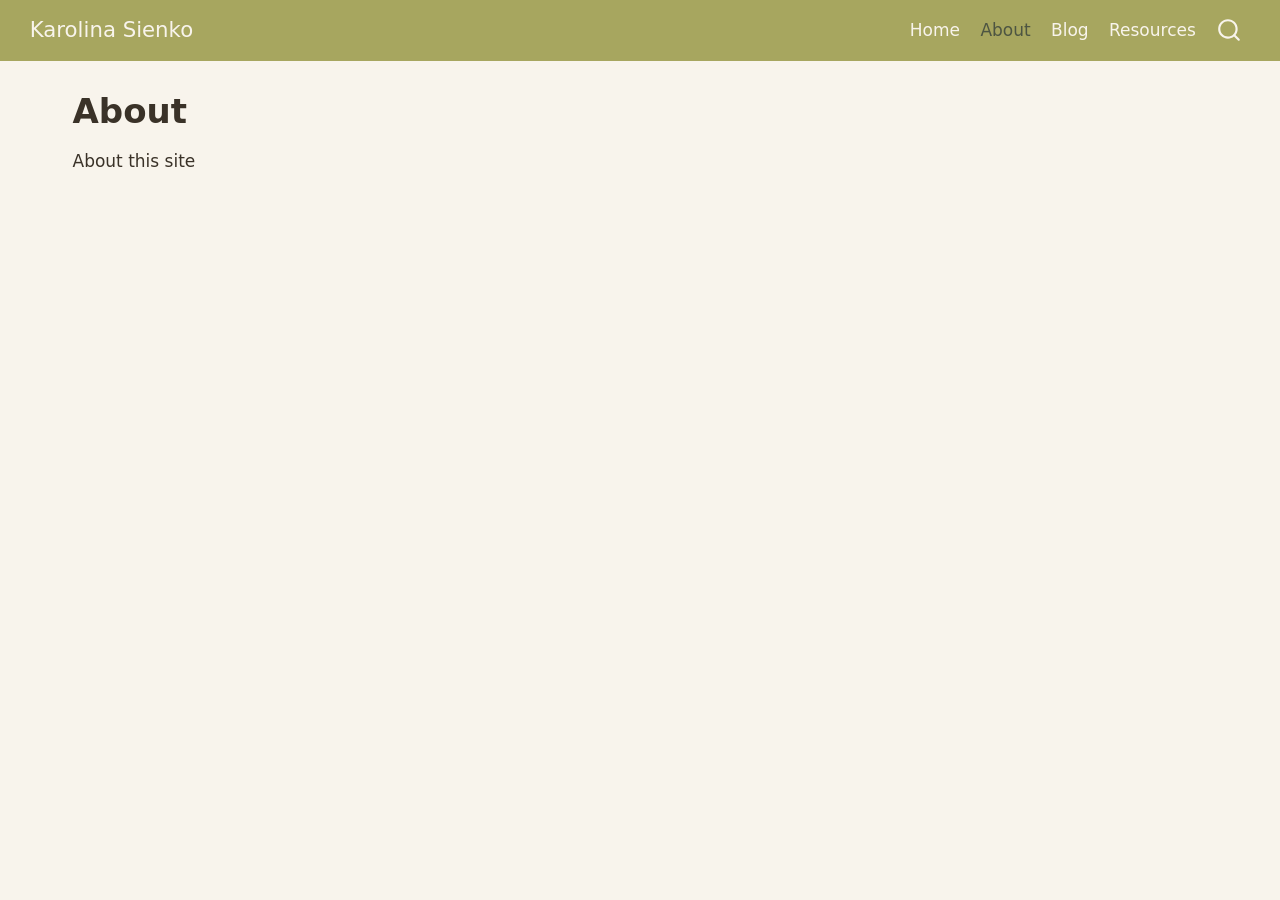
<file: docs/about.html>
<!DOCTYPE html>
<html xmlns="http://www.w3.org/1999/xhtml" lang="en" xml:lang="en"><head>

<meta charset="utf-8">
<meta name="generator" content="quarto-1.10.19">

<meta name="viewport" content="width=device-width, initial-scale=1.0, user-scalable=yes">


<title>About – Karolina Sienko</title>
<style>
/* Default styles provided by pandoc.
** See https://pandoc.org/MANUAL.html#variables-for-html for config info.
*/
span.smallcaps{font-variant: small-caps;}
div.columns{display: flex; gap: 1.5em;}
div.column{flex: auto;}
@media screen {
div.columns{gap: min(4vw, 1.5em);}
div.column{overflow-x: auto;}
}
div.hanging-indent{margin-left: 1.5em; text-indent: -1.5em;}
ul.task-list{list-style: none;}
ul.task-list li input[type="checkbox"] {
  width: 0.8em;
  margin: 0 0.8em 0.2em -1em; /* quarto-specific, see https://github.com/quarto-dev/quarto-cli/issues/4556 */ 
  vertical-align: middle;
}
</style>


<script src="site_libs/quarto-nav/quarto-nav.js"></script>
<script src="site_libs/quarto-nav/headroom.min.js"></script>
<script src="site_libs/clipboard/clipboard.min.js"></script>
<script src="site_libs/quarto-search/autocomplete.umd.js"></script>
<script src="site_libs/quarto-search/fuse.min.js"></script>
<script src="site_libs/quarto-search/quarto-search.js"></script>
<meta name="quarto:offset" content="./">
<script src="site_libs/quarto-html/quarto.js" type="module"></script>
<script src="site_libs/quarto-html/tabsets/tabsets.js" type="module"></script>
<script src="site_libs/quarto-html/popper.min.js"></script>
<script src="site_libs/quarto-html/tippy.umd.min.js"></script>
<script src="site_libs/quarto-html/anchor.min.js"></script>
<link href="site_libs/quarto-html/tippy.css" rel="stylesheet">
<link href="site_libs/quarto-html/quarto-syntax-highlighting-bf27225e3a48a9273f3daa8f8e829971.css" rel="stylesheet" id="quarto-text-highlighting-styles">
<script src="site_libs/bootstrap/bootstrap.min.js"></script>
<link href="site_libs/bootstrap/bootstrap-icons.css" rel="stylesheet">
<link href="site_libs/bootstrap/bootstrap-2a06abbf2f74c4835d9276cb89cabbed.min.css" rel="stylesheet" append-hash="true" id="quarto-bootstrap" data-mode="light">
<script id="quarto-search-options" type="application/json">{
  "location": "navbar",
  "copy-button": false,
  "collapse-after": 3,
  "panel-placement": "end",
  "type": "overlay",
  "limit": 50,
  "keyboard-shortcut": [
    "f",
    "/",
    "s"
  ],
  "show-item-context": false,
  "language": {
    "search-no-results-text": "No results",
    "search-matching-documents-text": "matching documents",
    "search-copy-link-title": "Copy link to search",
    "search-hide-matches-text": "Hide additional matches",
    "search-more-match-text": "more match in this document",
    "search-more-matches-text": "more matches in this document",
    "search-clear-button-title": "Clear",
    "search-text-placeholder": "",
    "search-detached-cancel-button-title": "Cancel",
    "search-submit-button-title": "Submit",
    "search-label": "Search"
  }
}</script>


<link rel="stylesheet" href="styles.css">
</head>

<body class="nav-fixed quarto-light">

<div id="quarto-search-results"></div>
  <header id="quarto-header" class="headroom fixed-top">
    <nav class="navbar navbar-expand-lg " data-bs-theme="dark">
      <div class="navbar-container container-fluid">
      <div class="navbar-brand-container mx-auto">
    <a class="navbar-brand" href="./index.html">
    <span class="navbar-title">Karolina Sienko</span>
    </a>
  </div>
            <div id="quarto-search" class="" title="Search"></div>
          <button class="navbar-toggler" type="button" data-bs-toggle="collapse" data-bs-target="#navbarCollapse" aria-controls="navbarCollapse" role="menu" aria-expanded="false" aria-label="Toggle navigation" onclick="if (window.quartoToggleHeadroom) { window.quartoToggleHeadroom(); }">
  <span class="navbar-toggler-icon"></span>
</button>
          <div class="collapse navbar-collapse" id="navbarCollapse">
            <ul class="navbar-nav navbar-nav-scroll ms-auto">
  <li class="nav-item">
    <a class="nav-link" href="./index.html"> 
<span class="menu-text">Home</span></a>
  </li>  
  <li class="nav-item">
    <a class="nav-link active" href="./about.html" aria-current="page"> 
<span class="menu-text">About</span></a>
  </li>  
  <li class="nav-item">
    <a class="nav-link" href="./posts.html"> 
<span class="menu-text">Blog</span></a>
  </li>  
  <li class="nav-item">
    <a class="nav-link" href="./resources.html"> 
<span class="menu-text">Resources</span></a>
  </li>  
</ul>
          </div> <!-- /navcollapse -->
            <div class="quarto-navbar-tools">
</div>
      </div> <!-- /container-fluid -->
    </nav>
</header>
<!-- content -->
<div id="quarto-content" class="quarto-container page-columns page-rows-contents page-layout-full page-navbar">
<!-- sidebar -->
<!-- margin-sidebar -->
    <div id="quarto-margin-sidebar" class="sidebar margin-sidebar zindex-bottom">
        
    </div>
<!-- main -->
<main class="content column-page" id="quarto-document-content">

<header id="title-block-header" class="quarto-title-block default">
<div class="quarto-title">
<h1 class="title">About</h1>
</div>



<div class="quarto-title-meta column-page">

    
  
    
  </div>
  


</header>


<p>About this site</p>



</main> <!-- /main -->
<script id="quarto-html-after-body" type="application/javascript">
  window.document.addEventListener("DOMContentLoaded", function (event) {
    const icon = "";
    const anchorJS = new window.AnchorJS();
    anchorJS.options = {
      placement: 'right',
      icon: icon
    };
    anchorJS.add('.anchored');
    const isCodeAnnotation = (el) => {
      for (const clz of el.classList) {
        if (clz.startsWith('code-annotation-')) {                     
          return true;
        }
      }
      return false;
    }
    const onCopySuccess = function(e) {
      // button target
      const button = e.trigger;
      // don't keep focus
      button.blur();
      // flash "checked"
      button.classList.add('code-copy-button-checked');
      var currentTitle = button.getAttribute("title");
      button.setAttribute("title", "Copied!");
      let tooltip;
      if (window.bootstrap) {
        button.setAttribute("data-bs-toggle", "tooltip");
        button.setAttribute("data-bs-placement", "left");
        button.setAttribute("data-bs-title", "Copied!");
        tooltip = new bootstrap.Tooltip(button, 
          { trigger: "manual", 
            customClass: "code-copy-button-tooltip",
            offset: [0, -8]});
        tooltip.show();    
      }
      setTimeout(function() {
        if (tooltip) {
          tooltip.hide();
          button.removeAttribute("data-bs-title");
          button.removeAttribute("data-bs-toggle");
          button.removeAttribute("data-bs-placement");
        }
        button.setAttribute("title", currentTitle);
        button.classList.remove('code-copy-button-checked');
      }, 1000);
      // clear code selection
      e.clearSelection();
    }
    const getTextToCopy = function(trigger) {
      const outerScaffold = trigger.parentElement.cloneNode(true);
      const codeEl = outerScaffold.querySelector('code');
      for (const childEl of codeEl.children) {
        if (isCodeAnnotation(childEl)) {
          childEl.remove();
        }
      }
      return codeEl.innerText;
    }
    const clipboard = new window.ClipboardJS('.code-copy-button:not([data-in-quarto-modal])', {
      text: getTextToCopy
    });
    clipboard.on('success', onCopySuccess);
    if (window.document.getElementById('quarto-embedded-source-code-modal')) {
      const clipboardModal = new window.ClipboardJS('.code-copy-button[data-in-quarto-modal]', {
        text: getTextToCopy,
        container: window.document.getElementById('quarto-embedded-source-code-modal')
      });
      clipboardModal.on('success', onCopySuccess);
    }
      var localhostRegex = new RegExp(/^(?:http|https):\/\/localhost\:?[0-9]*\//);
      var mailtoRegex = new RegExp(/^mailto:/);
        var filterRegex = new RegExp("https:\/\/karolinasienko\.github\.io");
      var isInternal = (href) => {
          return filterRegex.test(href) || localhostRegex.test(href) || mailtoRegex.test(href);
      }
      // Inspect non-navigation links and adorn them if external
     var links = window.document.querySelectorAll('a[href]:not(.nav-link):not(.navbar-brand):not(.toc-action):not(.sidebar-link):not(.sidebar-item-toggle):not(.pagination-link):not(.no-external):not([aria-hidden]):not(.dropdown-item):not(.quarto-navigation-tool):not(.about-link)');
      for (var i=0; i<links.length; i++) {
        const link = links[i];
        if (!isInternal(link.href)) {
          // undo the damage that might have been done by quarto-nav.js in the case of
          // links that we want to consider external
          if (link.dataset.originalHref !== undefined) {
            link.href = link.dataset.originalHref;
          }
        }
      }
    function tippyHover(el, contentFn, onTriggerFn, onUntriggerFn) {
      const config = {
        allowHTML: true,
        maxWidth: 500,
        delay: 100,
        arrow: false,
        appendTo: function(el) {
            return el.parentElement;
        },
        interactive: true,
        interactiveBorder: 10,
        theme: 'quarto',
        placement: 'bottom-start',
      };
      if (contentFn) {
        config.content = contentFn;
      }
      if (onTriggerFn) {
        config.onTrigger = onTriggerFn;
      }
      if (onUntriggerFn) {
        config.onUntrigger = onUntriggerFn;
      }
      window.tippy(el, config); 
    }
    const noterefs = window.document.querySelectorAll('a[role="doc-noteref"]');
    for (var i=0; i<noterefs.length; i++) {
      const ref = noterefs[i];
      tippyHover(ref, function() {
        // use id or data attribute instead here
        let href = ref.getAttribute('data-footnote-href') || ref.getAttribute('href');
        try { href = new URL(href).hash; } catch {}
        const id = href.replace(/^#\/?/, "");
        const note = window.document.getElementById(id);
        if (note) {
          return note.innerHTML;
        } else {
          return "";
        }
      });
    }
    const xrefs = window.document.querySelectorAll('a.quarto-xref');
    const processXRef = (id, note) => {
      // Strip column container classes
      const stripColumnClz = (el) => {
        el.classList.remove("page-full", "page-columns");
        if (el.children) {
          for (const child of el.children) {
            stripColumnClz(child);
          }
        }
      }
      stripColumnClz(note)
      if (id === null || id.startsWith('sec-')) {
        // Special case sections, only their first couple elements
        const container = document.createElement("div");
        if (note.children && note.children.length > 2) {
          container.appendChild(note.children[0].cloneNode(true));
          for (let i = 1; i < note.children.length; i++) {
            const child = note.children[i];
            if (child.tagName === "P" && child.innerText === "") {
              continue;
            } else {
              container.appendChild(child.cloneNode(true));
              break;
            }
          }
          if (window.Quarto?.typesetMath) {
            window.Quarto.typesetMath(container);
          }
          return container.innerHTML
        } else {
          if (window.Quarto?.typesetMath) {
            window.Quarto.typesetMath(note);
          }
          return note.innerHTML;
        }
      } else {
        // Remove any anchor links if they are present
        const anchorLink = note.querySelector('a.anchorjs-link');
        if (anchorLink) {
          anchorLink.remove();
        }
        if (window.Quarto?.typesetMath) {
          window.Quarto.typesetMath(note);
        }
        if (note.classList.contains("callout")) {
          return note.outerHTML;
        } else {
          return note.innerHTML;
        }
      }
    }
    for (var i=0; i<xrefs.length; i++) {
      const xref = xrefs[i];
      tippyHover(xref, undefined, function(instance) {
        instance.disable();
        let url = xref.getAttribute('href');
        let hash = undefined; 
        if (url.startsWith('#')) {
          hash = url;
        } else {
          try { hash = new URL(url).hash; } catch {}
        }
        if (hash) {
          const id = hash.replace(/^#\/?/, "");
          const note = window.document.getElementById(id);
          if (note !== null) {
            try {
              const html = processXRef(id, note.cloneNode(true));
              instance.setContent(html);
            } finally {
              instance.enable();
              instance.show();
            }
          } else {
            // See if we can fetch this
            fetch(url.split('#')[0])
            .then(res => res.text())
            .then(html => {
              const parser = new DOMParser();
              const htmlDoc = parser.parseFromString(html, "text/html");
              const note = htmlDoc.getElementById(id);
              if (note !== null) {
                const html = processXRef(id, note);
                instance.setContent(html);
              } 
            }).finally(() => {
              instance.enable();
              instance.show();
            });
          }
        } else {
          // See if we can fetch a full url (with no hash to target)
          // This is a special case and we should probably do some content thinning / targeting
          fetch(url)
          .then(res => res.text())
          .then(html => {
            const parser = new DOMParser();
            const htmlDoc = parser.parseFromString(html, "text/html");
            const note = htmlDoc.querySelector('main.content');
            if (note !== null) {
              // This should only happen for chapter cross references
              // (since there is no id in the URL)
              // remove the first header
              if (note.children.length > 0 && note.children[0].tagName === "HEADER") {
                note.children[0].remove();
              }
              const html = processXRef(null, note);
              instance.setContent(html);
            } 
          }).finally(() => {
            instance.enable();
            instance.show();
          });
        }
      }, function(instance) {
      });
    }
        let selectedAnnoteEl;
        const selectorForAnnotation = ( cell, annotation) => {
          let cellAttr = 'data-code-cell="' + cell + '"';
          let lineAttr = 'data-code-annotation="' +  annotation + '"';
          const selector = 'span[' + cellAttr + '][' + lineAttr + ']';
          return selector;
        }
        const selectCodeLines = (annoteEl) => {
          const doc = window.document;
          const targetCell = annoteEl.getAttribute("data-target-cell");
          const targetAnnotation = annoteEl.getAttribute("data-target-annotation");
          const annoteSpan = window.document.querySelector(selectorForAnnotation(targetCell, targetAnnotation));
          const lines = annoteSpan.getAttribute("data-code-lines").split(",");
          const lineIds = lines.map((line) => {
            return targetCell + "-" + line;
          })
          let top = null;
          let height = null;
          let parent = null;
          if (lineIds.length > 0) {
              //compute the position of the single el (top and bottom and make a div)
              const el = window.document.getElementById(lineIds[0]);
              top = el.offsetTop;
              height = el.offsetHeight;
              parent = el.parentElement.parentElement;
            if (lineIds.length > 1) {
              const lastEl = window.document.getElementById(lineIds[lineIds.length - 1]);
              const bottom = lastEl.offsetTop + lastEl.offsetHeight;
              height = bottom - top;
            }
            if (top !== null && height !== null && parent !== null) {
              // cook up a div (if necessary) and position it 
              let div = window.document.getElementById("code-annotation-line-highlight");
              if (div === null) {
                div = window.document.createElement("div");
                div.setAttribute("id", "code-annotation-line-highlight");
                div.style.position = 'absolute';
                parent.appendChild(div);
              }
              div.style.top = top - 2 + "px";
              div.style.height = height + 4 + "px";
              div.style.left = 0;
              let gutterDiv = window.document.getElementById("code-annotation-line-highlight-gutter");
              if (gutterDiv === null) {
                gutterDiv = window.document.createElement("div");
                gutterDiv.setAttribute("id", "code-annotation-line-highlight-gutter");
                gutterDiv.style.position = 'absolute';
                const codeCell = window.document.getElementById(targetCell);
                const gutter = codeCell.querySelector('.code-annotation-gutter');
                gutter.appendChild(gutterDiv);
              }
              gutterDiv.style.top = top - 2 + "px";
              gutterDiv.style.height = height + 4 + "px";
            }
            selectedAnnoteEl = annoteEl;
          }
        };
        const unselectCodeLines = () => {
          const elementsIds = ["code-annotation-line-highlight", "code-annotation-line-highlight-gutter"];
          elementsIds.forEach((elId) => {
            const div = window.document.getElementById(elId);
            if (div) {
              div.remove();
            }
          });
          selectedAnnoteEl = undefined;
        };
          // Handle positioning of the toggle
      window.addEventListener(
        "resize",
        throttle(() => {
          elRect = undefined;
          if (selectedAnnoteEl) {
            selectCodeLines(selectedAnnoteEl);
          }
        }, 10)
      );
      function throttle(fn, ms) {
      let throttle = false;
      let timer;
        return (...args) => {
          if(!throttle) { // first call gets through
              fn.apply(this, args);
              throttle = true;
          } else { // all the others get throttled
              if(timer) clearTimeout(timer); // cancel #2
              timer = setTimeout(() => {
                fn.apply(this, args);
                timer = throttle = false;
              }, ms);
          }
        };
      }
        // Attach click handler to the DT
        const annoteDls = window.document.querySelectorAll('dt[data-target-cell]');
        for (const annoteDlNode of annoteDls) {
          annoteDlNode.addEventListener('click', (event) => {
            const clickedEl = event.target;
            if (clickedEl !== selectedAnnoteEl) {
              unselectCodeLines();
              const activeEl = window.document.querySelector('dt[data-target-cell].code-annotation-active');
              if (activeEl) {
                activeEl.classList.remove('code-annotation-active');
              }
              selectCodeLines(clickedEl);
              clickedEl.classList.add('code-annotation-active');
            } else {
              // Unselect the line
              unselectCodeLines();
              clickedEl.classList.remove('code-annotation-active');
            }
          });
        }
    const findCites = (el) => {
      const parentEl = el.parentElement;
      if (parentEl) {
        const cites = parentEl.dataset.cites;
        if (cites) {
          return {
            el,
            cites: cites.split(' ')
          };
        } else {
          return findCites(el.parentElement)
        }
      } else {
        return undefined;
      }
    };
    var bibliorefs = window.document.querySelectorAll('a[role="doc-biblioref"]');
    for (var i=0; i<bibliorefs.length; i++) {
      const ref = bibliorefs[i];
      const citeInfo = findCites(ref);
      if (citeInfo) {
        tippyHover(citeInfo.el, function() {
          var popup = window.document.createElement('div');
          citeInfo.cites.forEach(function(cite) {
            var citeDiv = window.document.createElement('div');
            citeDiv.classList.add('hanging-indent');
            citeDiv.classList.add('csl-entry');
            var biblioDiv = window.document.getElementById('ref-' + cite);
            if (biblioDiv) {
              citeDiv.innerHTML = biblioDiv.innerHTML;
            }
            popup.appendChild(citeDiv);
          });
          return popup.innerHTML;
        });
      }
    }
  });
  </script>
</div> <!-- /content -->




</body></html>
</file>
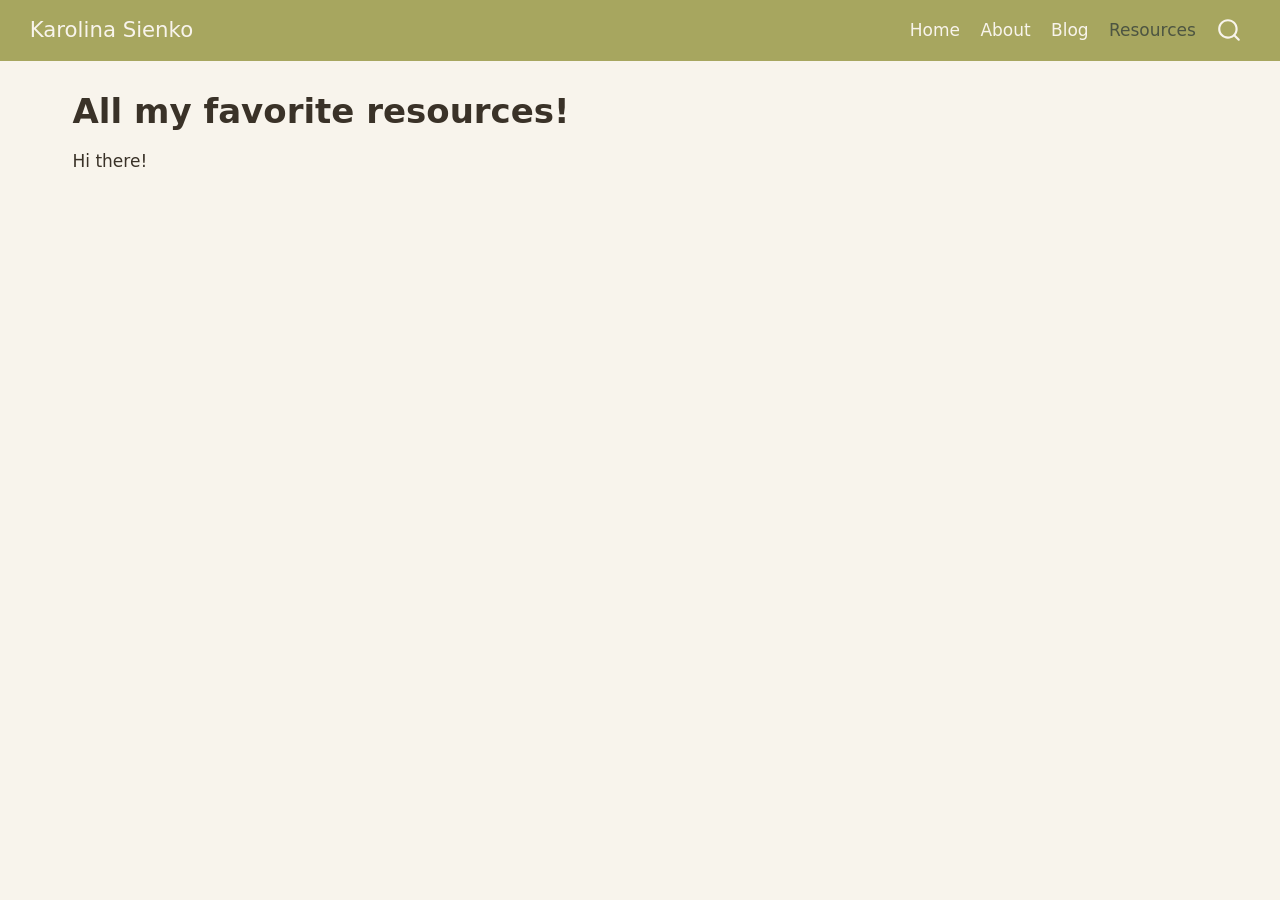
<file: docs/resources.html>
<!DOCTYPE html>
<html xmlns="http://www.w3.org/1999/xhtml" lang="en" xml:lang="en"><head>

<meta charset="utf-8">
<meta name="generator" content="quarto-1.10.19">

<meta name="viewport" content="width=device-width, initial-scale=1.0, user-scalable=yes">


<title>All my favorite resources! – Karolina Sienko</title>
<style>
/* Default styles provided by pandoc.
** See https://pandoc.org/MANUAL.html#variables-for-html for config info.
*/
span.smallcaps{font-variant: small-caps;}
div.columns{display: flex; gap: 1.5em;}
div.column{flex: auto;}
@media screen {
div.columns{gap: min(4vw, 1.5em);}
div.column{overflow-x: auto;}
}
div.hanging-indent{margin-left: 1.5em; text-indent: -1.5em;}
ul.task-list{list-style: none;}
ul.task-list li input[type="checkbox"] {
  width: 0.8em;
  margin: 0 0.8em 0.2em -1em; /* quarto-specific, see https://github.com/quarto-dev/quarto-cli/issues/4556 */ 
  vertical-align: middle;
}
</style>


<script src="site_libs/quarto-nav/quarto-nav.js"></script>
<script src="site_libs/quarto-nav/headroom.min.js"></script>
<script src="site_libs/clipboard/clipboard.min.js"></script>
<script src="site_libs/quarto-search/autocomplete.umd.js"></script>
<script src="site_libs/quarto-search/fuse.min.js"></script>
<script src="site_libs/quarto-search/quarto-search.js"></script>
<meta name="quarto:offset" content="./">
<script src="site_libs/quarto-html/quarto.js" type="module"></script>
<script src="site_libs/quarto-html/tabsets/tabsets.js" type="module"></script>
<script src="site_libs/quarto-html/popper.min.js"></script>
<script src="site_libs/quarto-html/tippy.umd.min.js"></script>
<script src="site_libs/quarto-html/anchor.min.js"></script>
<link href="site_libs/quarto-html/tippy.css" rel="stylesheet">
<link href="site_libs/quarto-html/quarto-syntax-highlighting-bf27225e3a48a9273f3daa8f8e829971.css" rel="stylesheet" id="quarto-text-highlighting-styles">
<script src="site_libs/bootstrap/bootstrap.min.js"></script>
<link href="site_libs/bootstrap/bootstrap-icons.css" rel="stylesheet">
<link href="site_libs/bootstrap/bootstrap-2a06abbf2f74c4835d9276cb89cabbed.min.css" rel="stylesheet" append-hash="true" id="quarto-bootstrap" data-mode="light">
<script id="quarto-search-options" type="application/json">{
  "location": "navbar",
  "copy-button": false,
  "collapse-after": 3,
  "panel-placement": "end",
  "type": "overlay",
  "limit": 50,
  "keyboard-shortcut": [
    "f",
    "/",
    "s"
  ],
  "show-item-context": false,
  "language": {
    "search-no-results-text": "No results",
    "search-matching-documents-text": "matching documents",
    "search-copy-link-title": "Copy link to search",
    "search-hide-matches-text": "Hide additional matches",
    "search-more-match-text": "more match in this document",
    "search-more-matches-text": "more matches in this document",
    "search-clear-button-title": "Clear",
    "search-text-placeholder": "",
    "search-detached-cancel-button-title": "Cancel",
    "search-submit-button-title": "Submit",
    "search-label": "Search"
  }
}</script>


<link rel="stylesheet" href="styles.css">
</head>

<body class="nav-fixed quarto-light">

<div id="quarto-search-results"></div>
  <header id="quarto-header" class="headroom fixed-top">
    <nav class="navbar navbar-expand-lg " data-bs-theme="dark">
      <div class="navbar-container container-fluid">
      <div class="navbar-brand-container mx-auto">
    <a class="navbar-brand" href="./index.html">
    <span class="navbar-title">Karolina Sienko</span>
    </a>
  </div>
            <div id="quarto-search" class="" title="Search"></div>
          <button class="navbar-toggler" type="button" data-bs-toggle="collapse" data-bs-target="#navbarCollapse" aria-controls="navbarCollapse" role="menu" aria-expanded="false" aria-label="Toggle navigation" onclick="if (window.quartoToggleHeadroom) { window.quartoToggleHeadroom(); }">
  <span class="navbar-toggler-icon"></span>
</button>
          <div class="collapse navbar-collapse" id="navbarCollapse">
            <ul class="navbar-nav navbar-nav-scroll ms-auto">
  <li class="nav-item">
    <a class="nav-link" href="./index.html"> 
<span class="menu-text">Home</span></a>
  </li>  
  <li class="nav-item">
    <a class="nav-link" href="./about.html"> 
<span class="menu-text">About</span></a>
  </li>  
  <li class="nav-item">
    <a class="nav-link" href="./posts.html"> 
<span class="menu-text">Blog</span></a>
  </li>  
  <li class="nav-item">
    <a class="nav-link active" href="./resources.html" aria-current="page"> 
<span class="menu-text">Resources</span></a>
  </li>  
</ul>
          </div> <!-- /navcollapse -->
            <div class="quarto-navbar-tools">
</div>
      </div> <!-- /container-fluid -->
    </nav>
</header>
<!-- content -->
<div id="quarto-content" class="quarto-container page-columns page-rows-contents page-layout-full page-navbar">
<!-- sidebar -->
<!-- margin-sidebar -->
    <div id="quarto-margin-sidebar" class="sidebar margin-sidebar zindex-bottom">
        
    </div>
<!-- main -->
<main class="content column-page" id="quarto-document-content">

<header id="title-block-header" class="quarto-title-block default">
<div class="quarto-title">
<h1 class="title">All my favorite resources!</h1>
</div>



<div class="quarto-title-meta column-page">

    
  
    
  </div>
  


</header>


<p>Hi there!</p>



</main> <!-- /main -->
<script id="quarto-html-after-body" type="application/javascript">
  window.document.addEventListener("DOMContentLoaded", function (event) {
    const icon = "";
    const anchorJS = new window.AnchorJS();
    anchorJS.options = {
      placement: 'right',
      icon: icon
    };
    anchorJS.add('.anchored');
    const isCodeAnnotation = (el) => {
      for (const clz of el.classList) {
        if (clz.startsWith('code-annotation-')) {                     
          return true;
        }
      }
      return false;
    }
    const onCopySuccess = function(e) {
      // button target
      const button = e.trigger;
      // don't keep focus
      button.blur();
      // flash "checked"
      button.classList.add('code-copy-button-checked');
      var currentTitle = button.getAttribute("title");
      button.setAttribute("title", "Copied!");
      let tooltip;
      if (window.bootstrap) {
        button.setAttribute("data-bs-toggle", "tooltip");
        button.setAttribute("data-bs-placement", "left");
        button.setAttribute("data-bs-title", "Copied!");
        tooltip = new bootstrap.Tooltip(button, 
          { trigger: "manual", 
            customClass: "code-copy-button-tooltip",
            offset: [0, -8]});
        tooltip.show();    
      }
      setTimeout(function() {
        if (tooltip) {
          tooltip.hide();
          button.removeAttribute("data-bs-title");
          button.removeAttribute("data-bs-toggle");
          button.removeAttribute("data-bs-placement");
        }
        button.setAttribute("title", currentTitle);
        button.classList.remove('code-copy-button-checked');
      }, 1000);
      // clear code selection
      e.clearSelection();
    }
    const getTextToCopy = function(trigger) {
      const outerScaffold = trigger.parentElement.cloneNode(true);
      const codeEl = outerScaffold.querySelector('code');
      for (const childEl of codeEl.children) {
        if (isCodeAnnotation(childEl)) {
          childEl.remove();
        }
      }
      return codeEl.innerText;
    }
    const clipboard = new window.ClipboardJS('.code-copy-button:not([data-in-quarto-modal])', {
      text: getTextToCopy
    });
    clipboard.on('success', onCopySuccess);
    if (window.document.getElementById('quarto-embedded-source-code-modal')) {
      const clipboardModal = new window.ClipboardJS('.code-copy-button[data-in-quarto-modal]', {
        text: getTextToCopy,
        container: window.document.getElementById('quarto-embedded-source-code-modal')
      });
      clipboardModal.on('success', onCopySuccess);
    }
      var localhostRegex = new RegExp(/^(?:http|https):\/\/localhost\:?[0-9]*\//);
      var mailtoRegex = new RegExp(/^mailto:/);
        var filterRegex = new RegExp("https:\/\/karolinasienko\.github\.io");
      var isInternal = (href) => {
          return filterRegex.test(href) || localhostRegex.test(href) || mailtoRegex.test(href);
      }
      // Inspect non-navigation links and adorn them if external
     var links = window.document.querySelectorAll('a[href]:not(.nav-link):not(.navbar-brand):not(.toc-action):not(.sidebar-link):not(.sidebar-item-toggle):not(.pagination-link):not(.no-external):not([aria-hidden]):not(.dropdown-item):not(.quarto-navigation-tool):not(.about-link)');
      for (var i=0; i<links.length; i++) {
        const link = links[i];
        if (!isInternal(link.href)) {
          // undo the damage that might have been done by quarto-nav.js in the case of
          // links that we want to consider external
          if (link.dataset.originalHref !== undefined) {
            link.href = link.dataset.originalHref;
          }
        }
      }
    function tippyHover(el, contentFn, onTriggerFn, onUntriggerFn) {
      const config = {
        allowHTML: true,
        maxWidth: 500,
        delay: 100,
        arrow: false,
        appendTo: function(el) {
            return el.parentElement;
        },
        interactive: true,
        interactiveBorder: 10,
        theme: 'quarto',
        placement: 'bottom-start',
      };
      if (contentFn) {
        config.content = contentFn;
      }
      if (onTriggerFn) {
        config.onTrigger = onTriggerFn;
      }
      if (onUntriggerFn) {
        config.onUntrigger = onUntriggerFn;
      }
      window.tippy(el, config); 
    }
    const noterefs = window.document.querySelectorAll('a[role="doc-noteref"]');
    for (var i=0; i<noterefs.length; i++) {
      const ref = noterefs[i];
      tippyHover(ref, function() {
        // use id or data attribute instead here
        let href = ref.getAttribute('data-footnote-href') || ref.getAttribute('href');
        try { href = new URL(href).hash; } catch {}
        const id = href.replace(/^#\/?/, "");
        const note = window.document.getElementById(id);
        if (note) {
          return note.innerHTML;
        } else {
          return "";
        }
      });
    }
    const xrefs = window.document.querySelectorAll('a.quarto-xref');
    const processXRef = (id, note) => {
      // Strip column container classes
      const stripColumnClz = (el) => {
        el.classList.remove("page-full", "page-columns");
        if (el.children) {
          for (const child of el.children) {
            stripColumnClz(child);
          }
        }
      }
      stripColumnClz(note)
      if (id === null || id.startsWith('sec-')) {
        // Special case sections, only their first couple elements
        const container = document.createElement("div");
        if (note.children && note.children.length > 2) {
          container.appendChild(note.children[0].cloneNode(true));
          for (let i = 1; i < note.children.length; i++) {
            const child = note.children[i];
            if (child.tagName === "P" && child.innerText === "") {
              continue;
            } else {
              container.appendChild(child.cloneNode(true));
              break;
            }
          }
          if (window.Quarto?.typesetMath) {
            window.Quarto.typesetMath(container);
          }
          return container.innerHTML
        } else {
          if (window.Quarto?.typesetMath) {
            window.Quarto.typesetMath(note);
          }
          return note.innerHTML;
        }
      } else {
        // Remove any anchor links if they are present
        const anchorLink = note.querySelector('a.anchorjs-link');
        if (anchorLink) {
          anchorLink.remove();
        }
        if (window.Quarto?.typesetMath) {
          window.Quarto.typesetMath(note);
        }
        if (note.classList.contains("callout")) {
          return note.outerHTML;
        } else {
          return note.innerHTML;
        }
      }
    }
    for (var i=0; i<xrefs.length; i++) {
      const xref = xrefs[i];
      tippyHover(xref, undefined, function(instance) {
        instance.disable();
        let url = xref.getAttribute('href');
        let hash = undefined; 
        if (url.startsWith('#')) {
          hash = url;
        } else {
          try { hash = new URL(url).hash; } catch {}
        }
        if (hash) {
          const id = hash.replace(/^#\/?/, "");
          const note = window.document.getElementById(id);
          if (note !== null) {
            try {
              const html = processXRef(id, note.cloneNode(true));
              instance.setContent(html);
            } finally {
              instance.enable();
              instance.show();
            }
          } else {
            // See if we can fetch this
            fetch(url.split('#')[0])
            .then(res => res.text())
            .then(html => {
              const parser = new DOMParser();
              const htmlDoc = parser.parseFromString(html, "text/html");
              const note = htmlDoc.getElementById(id);
              if (note !== null) {
                const html = processXRef(id, note);
                instance.setContent(html);
              } 
            }).finally(() => {
              instance.enable();
              instance.show();
            });
          }
        } else {
          // See if we can fetch a full url (with no hash to target)
          // This is a special case and we should probably do some content thinning / targeting
          fetch(url)
          .then(res => res.text())
          .then(html => {
            const parser = new DOMParser();
            const htmlDoc = parser.parseFromString(html, "text/html");
            const note = htmlDoc.querySelector('main.content');
            if (note !== null) {
              // This should only happen for chapter cross references
              // (since there is no id in the URL)
              // remove the first header
              if (note.children.length > 0 && note.children[0].tagName === "HEADER") {
                note.children[0].remove();
              }
              const html = processXRef(null, note);
              instance.setContent(html);
            } 
          }).finally(() => {
            instance.enable();
            instance.show();
          });
        }
      }, function(instance) {
      });
    }
        let selectedAnnoteEl;
        const selectorForAnnotation = ( cell, annotation) => {
          let cellAttr = 'data-code-cell="' + cell + '"';
          let lineAttr = 'data-code-annotation="' +  annotation + '"';
          const selector = 'span[' + cellAttr + '][' + lineAttr + ']';
          return selector;
        }
        const selectCodeLines = (annoteEl) => {
          const doc = window.document;
          const targetCell = annoteEl.getAttribute("data-target-cell");
          const targetAnnotation = annoteEl.getAttribute("data-target-annotation");
          const annoteSpan = window.document.querySelector(selectorForAnnotation(targetCell, targetAnnotation));
          const lines = annoteSpan.getAttribute("data-code-lines").split(",");
          const lineIds = lines.map((line) => {
            return targetCell + "-" + line;
          })
          let top = null;
          let height = null;
          let parent = null;
          if (lineIds.length > 0) {
              //compute the position of the single el (top and bottom and make a div)
              const el = window.document.getElementById(lineIds[0]);
              top = el.offsetTop;
              height = el.offsetHeight;
              parent = el.parentElement.parentElement;
            if (lineIds.length > 1) {
              const lastEl = window.document.getElementById(lineIds[lineIds.length - 1]);
              const bottom = lastEl.offsetTop + lastEl.offsetHeight;
              height = bottom - top;
            }
            if (top !== null && height !== null && parent !== null) {
              // cook up a div (if necessary) and position it 
              let div = window.document.getElementById("code-annotation-line-highlight");
              if (div === null) {
                div = window.document.createElement("div");
                div.setAttribute("id", "code-annotation-line-highlight");
                div.style.position = 'absolute';
                parent.appendChild(div);
              }
              div.style.top = top - 2 + "px";
              div.style.height = height + 4 + "px";
              div.style.left = 0;
              let gutterDiv = window.document.getElementById("code-annotation-line-highlight-gutter");
              if (gutterDiv === null) {
                gutterDiv = window.document.createElement("div");
                gutterDiv.setAttribute("id", "code-annotation-line-highlight-gutter");
                gutterDiv.style.position = 'absolute';
                const codeCell = window.document.getElementById(targetCell);
                const gutter = codeCell.querySelector('.code-annotation-gutter');
                gutter.appendChild(gutterDiv);
              }
              gutterDiv.style.top = top - 2 + "px";
              gutterDiv.style.height = height + 4 + "px";
            }
            selectedAnnoteEl = annoteEl;
          }
        };
        const unselectCodeLines = () => {
          const elementsIds = ["code-annotation-line-highlight", "code-annotation-line-highlight-gutter"];
          elementsIds.forEach((elId) => {
            const div = window.document.getElementById(elId);
            if (div) {
              div.remove();
            }
          });
          selectedAnnoteEl = undefined;
        };
          // Handle positioning of the toggle
      window.addEventListener(
        "resize",
        throttle(() => {
          elRect = undefined;
          if (selectedAnnoteEl) {
            selectCodeLines(selectedAnnoteEl);
          }
        }, 10)
      );
      function throttle(fn, ms) {
      let throttle = false;
      let timer;
        return (...args) => {
          if(!throttle) { // first call gets through
              fn.apply(this, args);
              throttle = true;
          } else { // all the others get throttled
              if(timer) clearTimeout(timer); // cancel #2
              timer = setTimeout(() => {
                fn.apply(this, args);
                timer = throttle = false;
              }, ms);
          }
        };
      }
        // Attach click handler to the DT
        const annoteDls = window.document.querySelectorAll('dt[data-target-cell]');
        for (const annoteDlNode of annoteDls) {
          annoteDlNode.addEventListener('click', (event) => {
            const clickedEl = event.target;
            if (clickedEl !== selectedAnnoteEl) {
              unselectCodeLines();
              const activeEl = window.document.querySelector('dt[data-target-cell].code-annotation-active');
              if (activeEl) {
                activeEl.classList.remove('code-annotation-active');
              }
              selectCodeLines(clickedEl);
              clickedEl.classList.add('code-annotation-active');
            } else {
              // Unselect the line
              unselectCodeLines();
              clickedEl.classList.remove('code-annotation-active');
            }
          });
        }
    const findCites = (el) => {
      const parentEl = el.parentElement;
      if (parentEl) {
        const cites = parentEl.dataset.cites;
        if (cites) {
          return {
            el,
            cites: cites.split(' ')
          };
        } else {
          return findCites(el.parentElement)
        }
      } else {
        return undefined;
      }
    };
    var bibliorefs = window.document.querySelectorAll('a[role="doc-biblioref"]');
    for (var i=0; i<bibliorefs.length; i++) {
      const ref = bibliorefs[i];
      const citeInfo = findCites(ref);
      if (citeInfo) {
        tippyHover(citeInfo.el, function() {
          var popup = window.document.createElement('div');
          citeInfo.cites.forEach(function(cite) {
            var citeDiv = window.document.createElement('div');
            citeDiv.classList.add('hanging-indent');
            citeDiv.classList.add('csl-entry');
            var biblioDiv = window.document.getElementById('ref-' + cite);
            if (biblioDiv) {
              citeDiv.innerHTML = biblioDiv.innerHTML;
            }
            popup.appendChild(citeDiv);
          });
          return popup.innerHTML;
        });
      }
    }
  });
  </script>
</div> <!-- /content -->




</body></html>
</file>
<file: docs/site_libs/quarto-html/tippy.css>
.tippy-box[data-animation=fade][data-state=hidden]{opacity:0}[data-tippy-root]{max-width:calc(100vw - 10px)}.tippy-box{position:relative;background-color:#333;color:#fff;border-radius:4px;font-size:14px;line-height:1.4;white-space:normal;outline:0;transition-property:transform,visibility,opacity}.tippy-box[data-placement^=top]>.tippy-arrow{bottom:0}.tippy-box[data-placement^=top]>.tippy-arrow:before{bottom:-7px;left:0;border-width:8px 8px 0;border-top-color:initial;transform-origin:center top}.tippy-box[data-placement^=bottom]>.tippy-arrow{top:0}.tippy-box[data-placement^=bottom]>.tippy-arrow:before{top:-7px;left:0;border-width:0 8px 8px;border-bottom-color:initial;transform-origin:center bottom}.tippy-box[data-placement^=left]>.tippy-arrow{right:0}.tippy-box[data-placement^=left]>.tippy-arrow:before{border-width:8px 0 8px 8px;border-left-color:initial;right:-7px;transform-origin:center left}.tippy-box[data-placement^=right]>.tippy-arrow{left:0}.tippy-box[data-placement^=right]>.tippy-arrow:before{left:-7px;border-width:8px 8px 8px 0;border-right-color:initial;transform-origin:center right}.tippy-box[data-inertia][data-state=visible]{transition-timing-function:cubic-bezier(.54,1.5,.38,1.11)}.tippy-arrow{width:16px;height:16px;color:#333}.tippy-arrow:before{content:"";position:absolute;border-color:transparent;border-style:solid}.tippy-content{position:relative;padding:5px 9px;z-index:1}
</file>
<file: docs/site_libs/quarto-html/quarto-syntax-highlighting-bf27225e3a48a9273f3daa8f8e829971.css>
/* quarto syntax highlight colors */
:root {
  --quarto-hl-ot-color: #003B4F;
  --quarto-hl-at-color: #657422;
  --quarto-hl-ss-color: #20794D;
  --quarto-hl-an-color: #5E5E5E;
  --quarto-hl-fu-color: #4758AB;
  --quarto-hl-st-color: #20794D;
  --quarto-hl-cf-color: #003B4F;
  --quarto-hl-op-color: #5E5E5E;
  --quarto-hl-er-color: #AD0000;
  --quarto-hl-bn-color: #AD0000;
  --quarto-hl-al-color: #AD0000;
  --quarto-hl-va-color: #111111;
  --quarto-hl-bu-color: inherit;
  --quarto-hl-ex-color: inherit;
  --quarto-hl-pp-color: #AD0000;
  --quarto-hl-in-color: #5E5E5E;
  --quarto-hl-vs-color: #20794D;
  --quarto-hl-wa-color: #5E5E5E;
  --quarto-hl-do-color: #5E5E5E;
  --quarto-hl-im-color: #00769E;
  --quarto-hl-ch-color: #20794D;
  --quarto-hl-dt-color: #AD0000;
  --quarto-hl-fl-color: #AD0000;
  --quarto-hl-co-color: #5E5E5E;
  --quarto-hl-cv-color: #5E5E5E;
  --quarto-hl-cn-color: #8f5902;
  --quarto-hl-sc-color: #5E5E5E;
  --quarto-hl-dv-color: #AD0000;
  --quarto-hl-kw-color: #003B4F;
}

/* other quarto variables */
:root {
  --quarto-font-monospace: SFMono-Regular, Menlo, Monaco, Consolas, "Liberation Mono", "Courier New", monospace;
}

/* syntax highlight based on Pandoc's rules */
pre > code.sourceCode > span {
  color: #003B4F;
}

code.sourceCode > span {
  color: #003B4F;
}

div.sourceCode,
div.sourceCode pre.sourceCode {
  color: #003B4F;
}

/* Normal */
code span {
  color: #003B4F;
}

/* Alert */
code span.al {
  color: #AD0000;
  font-style: inherit;
}

/* Annotation */
code span.an {
  color: #5E5E5E;
  font-style: inherit;
}

/* Attribute */
code span.at {
  color: #657422;
  font-style: inherit;
}

/* BaseN */
code span.bn {
  color: #AD0000;
  font-style: inherit;
}

/* BuiltIn */
code span.bu {
  font-style: inherit;
}

/* ControlFlow */
code span.cf {
  color: #003B4F;
  font-weight: bold;
  font-style: inherit;
}

/* Char */
code span.ch {
  color: #20794D;
  font-style: inherit;
}

/* Constant */
code span.cn {
  color: #8f5902;
  font-style: inherit;
}

/* Comment */
code span.co {
  color: #5E5E5E;
  font-style: inherit;
}

/* CommentVar */
code span.cv {
  color: #5E5E5E;
  font-style: italic;
}

/* Documentation */
code span.do {
  color: #5E5E5E;
  font-style: italic;
}

/* DataType */
code span.dt {
  color: #AD0000;
  font-style: inherit;
}

/* DecVal */
code span.dv {
  color: #AD0000;
  font-style: inherit;
}

/* Error */
code span.er {
  color: #AD0000;
  font-style: inherit;
}

/* Extension */
code span.ex {
  font-style: inherit;
}

/* Float */
code span.fl {
  color: #AD0000;
  font-style: inherit;
}

/* Function */
code span.fu {
  color: #4758AB;
  font-style: inherit;
}

/* Import */
code span.im {
  color: #00769E;
  font-style: inherit;
}

/* Information */
code span.in {
  color: #5E5E5E;
  font-style: inherit;
}

/* Keyword */
code span.kw {
  color: #003B4F;
  font-weight: bold;
  font-style: inherit;
}

/* Operator */
code span.op {
  color: #5E5E5E;
  font-style: inherit;
}

/* Other */
code span.ot {
  color: #003B4F;
  font-style: inherit;
}

/* Preprocessor */
code span.pp {
  color: #AD0000;
  font-style: inherit;
}

/* SpecialChar */
code span.sc {
  color: #5E5E5E;
  font-style: inherit;
}

/* SpecialString */
code span.ss {
  color: #20794D;
  font-style: inherit;
}

/* String */
code span.st {
  color: #20794D;
  font-style: inherit;
}

/* Variable */
code span.va {
  color: #111111;
  font-style: inherit;
}

/* VerbatimString */
code span.vs {
  color: #20794D;
  font-style: inherit;
}

/* Warning */
code span.wa {
  color: #5E5E5E;
  font-style: italic;
}

.prevent-inlining {
  content: "</";
}

/*# sourceMappingURL=8be38f48d34c45af72792cbd699585e7.css.map */
</file>
<file: docs/styles.css>
/* css styles */

#refs div.csl-entry {
  margin-bottom: 1em;
  padding-left: 1.5em;
  text-indent: -1.5em;
}

figcaption {
  text-align: center;
}
</file>
